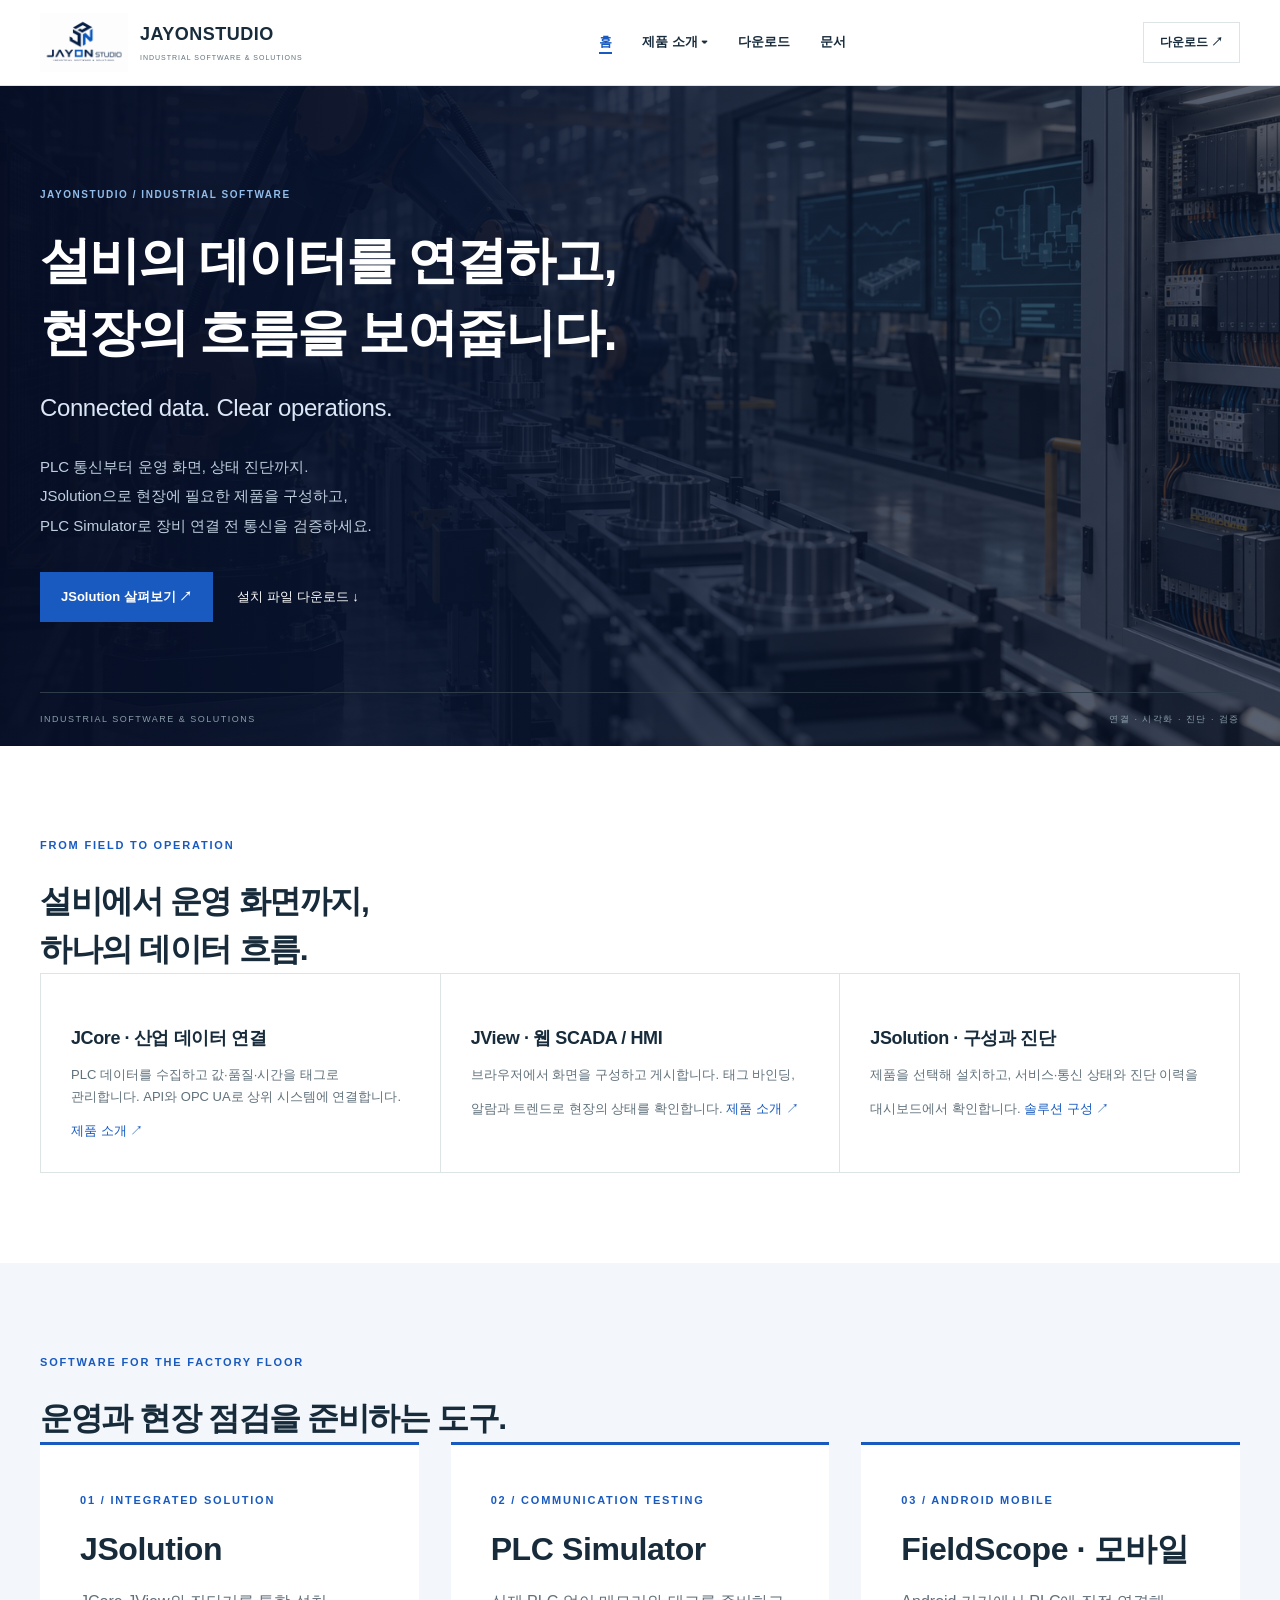
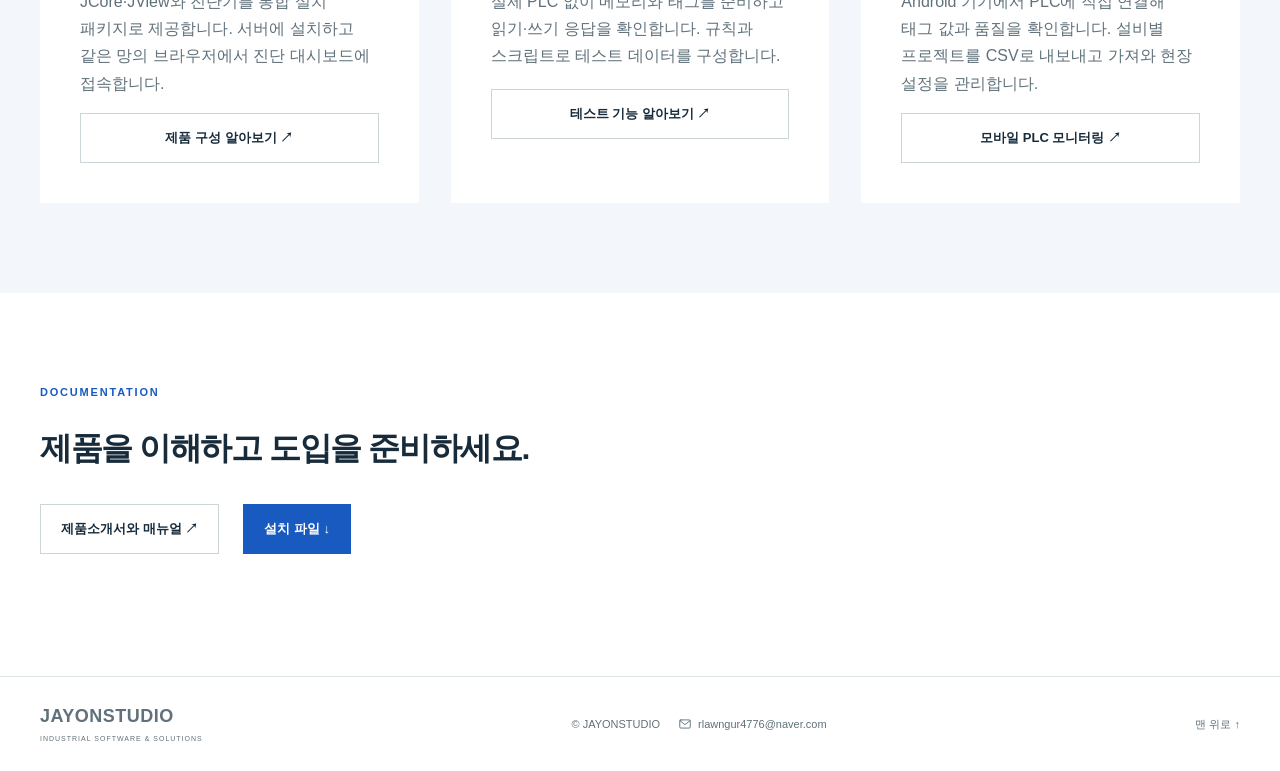
<file: index.html>
<!doctype html><html lang="ko"><head><meta charset="utf-8"><meta name="viewport" content="width=device-width,initial-scale=1"><title>홈 | JAYONSTUDIO</title><meta name="description" content="JAYONSTUDIO 산업자동화 소프트웨어. JSolution, JCore, JView와 PLC Simulator 제품 소개, 설치 파일과 문서."><meta name="theme-color" content="#101e2b"><link rel="icon" href="assets/logo/jayon-studio.png"><link rel="stylesheet" href="css/style.css?v=fieldscope-20261018"><script defer src="js/config.js?v=jsolution1.1.4"></script><script defer src="js/main.js?v=fieldscope-20261017"></script></head><body><a class="skip" href="#main">본문으로 이동</a><header class="header"><div class="container nav-wrap"><a class="studio-brand" href="index.html" aria-label="JAYONSTUDIO 홈"><img src="assets/logo/jayon-studio.png" alt="JAYONSTUDIO"><span>JAYONSTUDIO<small>INDUSTRIAL SOFTWARE &amp; SOLUTIONS</small></span></a><button class="menu-toggle" aria-expanded="false" aria-controls="navigation" aria-label="메뉴 열기">메뉴 ☰</button><nav id="navigation" aria-label="주 메뉴"><a href="index.html">홈</a><details class="product-menu"><summary>제품 소개</summary><div><a href="product.html">JSolution</a><a href="jcore.html">JCore</a><a href="jview.html">JView</a><a href="simulator.html">PLC Simulator</a><a href="fieldscope.html">FieldScope · 모바일</a></div></details><a href="downloads.html">다운로드</a><a href="docs.html">문서</a></nav><a class="nav-download" href="downloads.html">다운로드 ↗</a></div></header><main id="main"><section class="hero photo-hero home-photo"><div class="container photo-content"><div><p class="eyebrow">JAYONSTUDIO / INDUSTRIAL SOFTWARE</p><h1>설비의 데이터를 연결하고,<br>현장의 흐름을 보여줍니다.</h1><p class="tagline">Connected data. Clear operations.</p><p class="hero-description">PLC 통신부터 운영 화면, 상태 진단까지.<br>JSolution으로 현장에 필요한 제품을 구성하고,<br>PLC Simulator로 장비 연결 전 통신을 검증하세요.</p><div class="actions"><a class="button primary" href="product.html">JSolution 살펴보기 ↗</a><a class="text-link" href="downloads.html">설치 파일 다운로드 ↓</a></div></div></div><div class="container hero-rule"><span>INDUSTRIAL SOFTWARE &amp; SOLUTIONS</span><span>연결 · 시각화 · 진단 · 검증</span></div></section><section class="section "><div class="container"><p class="eyebrow">FROM FIELD TO OPERATION</p><h2>설비에서 운영 화면까지,<br>하나의 데이터 흐름.</h2><div class="feature-grid"><article><h3>JCore · 산업 데이터 연결</h3><p>PLC 데이터를 수집하고 값·품질·시간을 태그로 관리합니다. API와 OPC UA로 상위 시스템에 연결합니다. <a href="jcore.html">제품 소개 ↗</a></p></article><article><h3>JView · 웹 SCADA / HMI</h3><p>브라우저에서 화면을 구성하고 게시합니다. 태그 바인딩, 알람과 트렌드로 현장의 상태를 확인합니다. <a href="jview.html">제품 소개 ↗</a></p></article><article><h3>JSolution · 구성과 진단</h3><p>제품을 선택해 설치하고, 서비스·통신 상태와 진단 이력을 대시보드에서 확인합니다. <a href="product.html">솔루션 구성 ↗</a></p></article></div></div></section><section class="section tinted"><div class="container"><p class="eyebrow">SOFTWARE FOR THE FACTORY FLOOR</p><h2>운영과 현장 점검을 준비하는 도구.</h2><div class="studio-products"><article><span class="eyebrow">01 / INTEGRATED SOLUTION</span><h3>JSolution</h3><p>JCore·JView와 진단기를 통합 설치 패키지로 제공합니다. 서버에 설치하고 같은 망의 브라우저에서 진단 대시보드에 접속합니다.</p><a class="button secondary" href="product.html">제품 구성 알아보기 ↗</a></article><article><span class="eyebrow">02 / COMMUNICATION TESTING</span><h3>PLC Simulator</h3><p>실제 PLC 없이 메모리와 태그를 준비하고 읽기·쓰기 응답을 확인합니다. 규칙과 스크립트로 테스트 데이터를 구성합니다.</p><a class="button secondary" href="simulator.html">테스트 기능 알아보기 ↗</a></article><article><span class="eyebrow">03 / ANDROID MOBILE</span><h3>FieldScope · 모바일</h3><p>Android 기기에서 PLC에 직접 연결해 태그 값과 품질을 확인합니다. 설비별 프로젝트를 CSV로 내보내고 가져와 현장 설정을 관리합니다.</p><a class="button secondary" href="fieldscope.html">모바일 PLC 모니터링 ↗</a></article></div></div></section><section class="section "><div class="container"><p class="eyebrow">DOCUMENTATION</p><h2>제품을 이해하고 도입을 준비하세요.</h2><div class="actions"><a class="button secondary" href="docs.html">제품소개서와 매뉴얼 ↗</a><a class="button primary" href="downloads.html">설치 파일 ↓</a></div></div></section></main><footer><div class="container footer-inner"><a class="studio-brand" href="index.html"><span>JAYONSTUDIO<small>INDUSTRIAL SOFTWARE &amp; SOLUTIONS</small></span></a><span class="footer-contact"><span>© JAYONSTUDIO</span><span class="footer-email"><svg class="footer-mail-icon" viewBox="0 0 24 24" fill="none" stroke="currentColor" stroke-width="1.6" stroke-linecap="round" stroke-linejoin="round" aria-hidden="true"><rect x="3" y="5" width="18" height="14" rx="2"/><path d="m3 6 9 7 9-7"/></svg><span>rlawngur4776@naver.com</span></span></span><a href="#">맨 위로 ↑</a></div></footer></body></html>
</file>
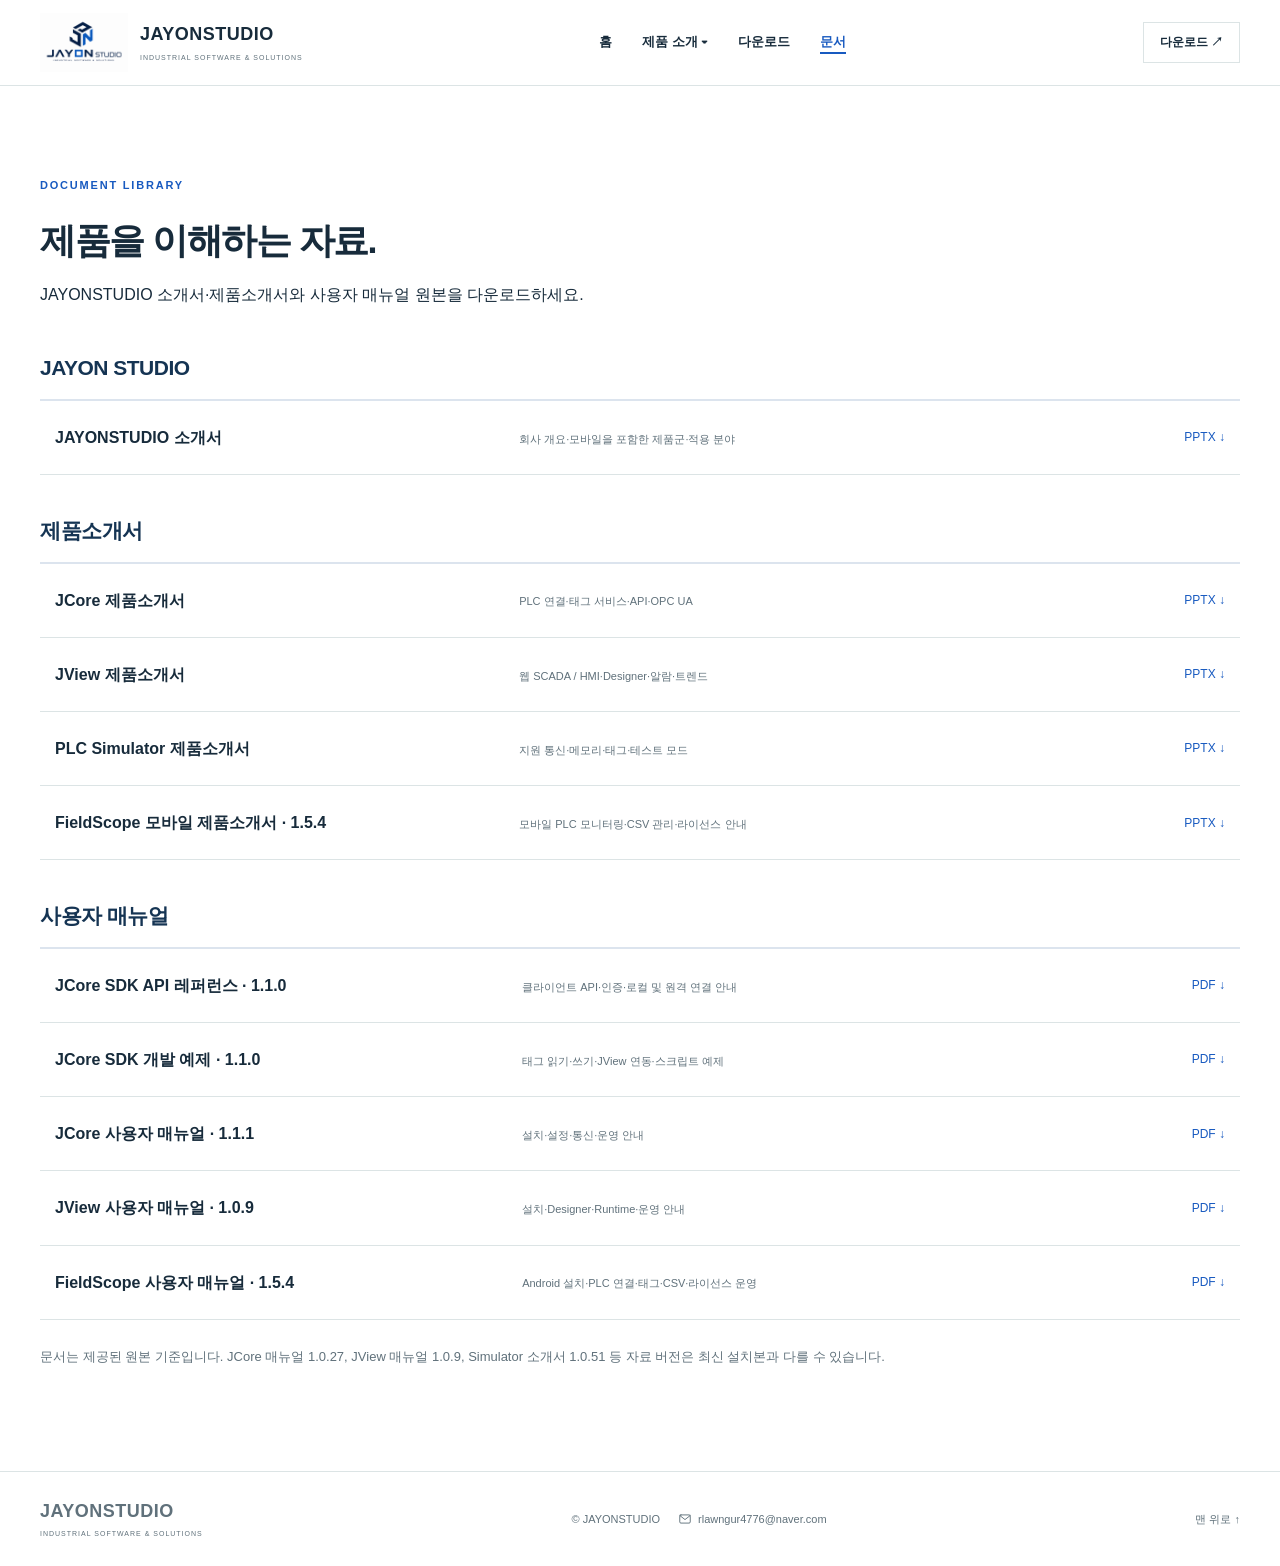
<file: docs.html>
<!doctype html><html lang="ko"><head><meta charset="utf-8"><meta name="viewport" content="width=device-width,initial-scale=1"><title>문서 | JAYONSTUDIO</title><meta name="description" content="JAYONSTUDIO 산업자동화 소프트웨어. JSolution, JCore, JView와 PLC Simulator 제품 소개, 설치 파일과 문서."><meta name="theme-color" content="#101e2b"><link rel="icon" href="assets/logo/jayon-studio.png"><link rel="stylesheet" href="css/style.css?v=fieldscope-20261018"><script defer src="js/config.js?v=jsolution1.1.4"></script><script defer src="js/main.js?v=fieldscope-20261017"></script></head><body><a class="skip" href="#main">본문으로 이동</a><header class="header"><div class="container nav-wrap"><a class="studio-brand" href="index.html" aria-label="JAYONSTUDIO 홈"><img src="assets/logo/jayon-studio.png" alt="JAYONSTUDIO"><span>JAYONSTUDIO<small>INDUSTRIAL SOFTWARE &amp; SOLUTIONS</small></span></a><button class="menu-toggle" aria-expanded="false" aria-controls="navigation" aria-label="메뉴 열기">메뉴 ☰</button><nav id="navigation" aria-label="주 메뉴"><a href="index.html">홈</a><details class="product-menu"><summary>제품 소개</summary><div><a href="product.html">JSolution</a><a href="jcore.html">JCore</a><a href="jview.html">JView</a><a href="simulator.html">PLC Simulator</a><a href="fieldscope.html">FieldScope · 모바일</a></div></details><a href="downloads.html">다운로드</a><a href="docs.html">문서</a></nav><a class="nav-download" href="downloads.html">다운로드 ↗</a></div></header><main id="main"><section class="section "><div class="container"><p class="eyebrow">DOCUMENT LIBRARY</p><h1>제품을 이해하는 자료.</h1><p>JAYONSTUDIO 소개서·제품소개서와 사용자 매뉴얼 원본을 다운로드하세요.</p><div class="document-groups"><section class="document-group" aria-labelledby="studio-documents"><h2 id="studio-documents">JAYON STUDIO</h2><div class="document-list"><a class="doc-row" href="assets/docs/JAYONSTUDIO-Company-Profile.pptx?v=db3a72e4e124" download><strong>JAYONSTUDIO 소개서</strong><small>회사 개요·모바일을 포함한 제품군·적용 분야</small><span>PPTX ↓</span></a></div></section><section class="document-group" aria-labelledby="product-documents"><h2 id="product-documents">제품소개서</h2><div class="document-list"><a class="doc-row" href="assets/docs/JCore-Product-Brochure.pptx" download><strong>JCore 제품소개서</strong><small>PLC 연결·태그 서비스·API·OPC UA</small><span>PPTX ↓</span></a><a class="doc-row" href="assets/docs/JView-Product-Brochure.pptx" download><strong>JView 제품소개서</strong><small>웹 SCADA / HMI·Designer·알람·트렌드</small><span>PPTX ↓</span></a><a class="doc-row" href="assets/docs/PLC-Simulator-Product-Brochure.pptx" download><strong>PLC Simulator 제품소개서</strong><small>지원 통신·메모리·태그·테스트 모드</small><span>PPTX ↓</span></a><a class="doc-row" href="assets/docs/FieldScope-Product-Brochure-1.5.4.pptx" download><strong>FieldScope 모바일 제품소개서 · 1.5.4</strong><small>모바일 PLC 모니터링·CSV 관리·라이선스 안내</small><span>PPTX ↓</span></a></div></section><section class="document-group" aria-labelledby="user-manuals"><h2 id="user-manuals">사용자 매뉴얼</h2><div class="document-list"><a class="doc-row" href="assets/docs/JCoreClient_API_Reference_1.1.0.pdf" download><strong>JCore SDK API 레퍼런스 · 1.1.0</strong><small>클라이언트 API·인증·로컬 및 원격 연결 안내</small><span>PDF ↓</span></a><a class="doc-row" href="assets/docs/JCoreClient_Examples_1.1.0.pdf" download><strong>JCore SDK 개발 예제 · 1.1.0</strong><small>태그 읽기·쓰기·JView 연동·스크립트 예제</small><span>PDF ↓</span></a><a class="doc-row" href="assets/docs/JCore_User_Manual_1.1.1.pdf" download><strong>JCore 사용자 매뉴얼 · 1.1.1</strong><small>설치·설정·통신·운영 안내</small><span>PDF ↓</span></a><a class="doc-row" href="assets/docs/JView_User_Manual_1.0.9.pdf" download><strong>JView 사용자 매뉴얼 · 1.0.9</strong><small>설치·Designer·Runtime·운영 안내</small><span>PDF ↓</span></a><a class="doc-row" href="assets/docs/FieldScope_User_Manual_1.5.4.pdf" download><strong>FieldScope 사용자 매뉴얼 · 1.5.4</strong><small>Android 설치·PLC 연결·태그·CSV·라이선스 운영</small><span>PDF ↓</span></a></div></section></div><p class="product-note">문서는 제공된 원본 기준입니다. JCore 매뉴얼 1.0.27, JView 매뉴얼 1.0.9, Simulator 소개서 1.0.51 등 자료 버전은 최신 설치본과 다를 수 있습니다.</p></div></section></main><footer><div class="container footer-inner"><a class="studio-brand" href="index.html"><span>JAYONSTUDIO<small>INDUSTRIAL SOFTWARE &amp; SOLUTIONS</small></span></a><span class="footer-contact"><span>© JAYONSTUDIO</span><span class="footer-email"><svg class="footer-mail-icon" viewBox="0 0 24 24" fill="none" stroke="currentColor" stroke-width="1.6" stroke-linecap="round" stroke-linejoin="round" aria-hidden="true"><rect x="3" y="5" width="18" height="14" rx="2"/><path d="m3 6 9 7 9-7"/></svg><span>rlawngur4776@naver.com</span></span></span><a href="#">맨 위로 ↑</a></div></footer></body></html>
</file>
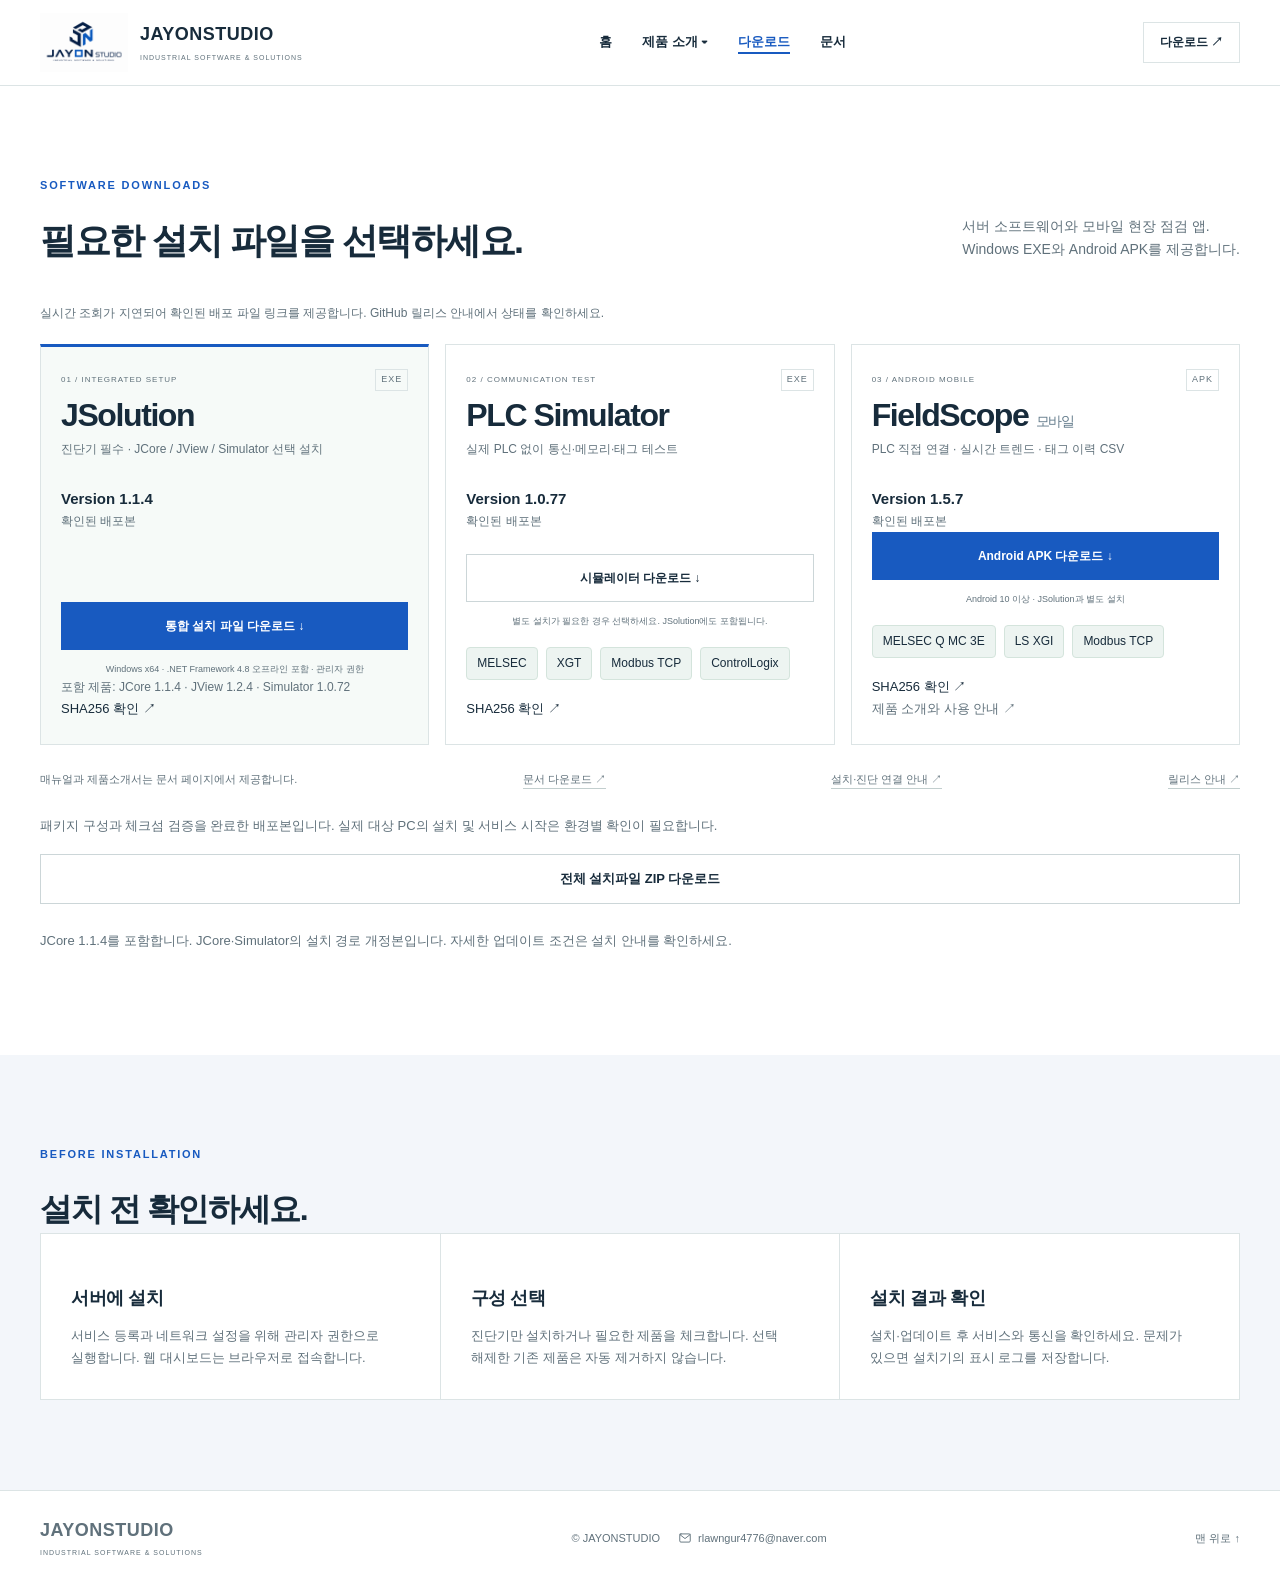
<file: downloads.html>
<!doctype html><html lang="ko"><head><meta charset="utf-8"><meta name="viewport" content="width=device-width,initial-scale=1"><title>다운로드 | JAYONSTUDIO</title><meta name="description" content="JAYONSTUDIO 산업자동화 소프트웨어. JSolution, JCore, JView와 PLC Simulator 제품 소개, 설치 파일과 문서."><meta name="theme-color" content="#101e2b"><link rel="icon" href="assets/logo/jayon-studio.png"><link rel="stylesheet" href="css/style.css?v=fieldscope-20261018"><script defer src="js/config.js?v=jsolution1.1.4"></script><script defer src="js/main.js?v=fieldscope-20261017"></script></head><body><a class="skip" href="#main">본문으로 이동</a><header class="header"><div class="container nav-wrap"><a class="studio-brand" href="index.html" aria-label="JAYONSTUDIO 홈"><img src="assets/logo/jayon-studio.png" alt="JAYONSTUDIO"><span>JAYONSTUDIO<small>INDUSTRIAL SOFTWARE &amp; SOLUTIONS</small></span></a><button class="menu-toggle" aria-expanded="false" aria-controls="navigation" aria-label="메뉴 열기">메뉴 ☰</button><nav id="navigation" aria-label="주 메뉴"><a href="index.html">홈</a><details class="product-menu"><summary>제품 소개</summary><div><a href="product.html">JSolution</a><a href="jcore.html">JCore</a><a href="jview.html">JView</a><a href="simulator.html">PLC Simulator</a><a href="fieldscope.html">FieldScope · 모바일</a></div></details><a href="downloads.html">다운로드</a><a href="docs.html">문서</a></nav><a class="nav-download" href="downloads.html">다운로드 ↗</a></div></header><main id="main"><section class="section downloads"><div class="container"><div class="section-heading"><div><p class="eyebrow">SOFTWARE DOWNLOADS</p><h1>필요한 설치 파일을 선택하세요.</h1></div><p>서버 소프트웨어와 모바일 현장 점검 앱.<br>Windows EXE와 Android APK를 제공합니다.</p></div><p id="release-status" class="release-status" role="status">배포 정보를 확인합니다.</p><div class="download-grid fieldscope-downloads"><article class="download-card featured"><div class="card-top"><span>01 / INTEGRATED SETUP</span><span class="file-type">EXE</span></div><h2>JSolution</h2><p>진단기 필수 · JCore / JView / Simulator 선택 설치</p><div class="version" data-version="solution">1.1.4</div><p data-date="solution"></p><a class="button primary download-action" data-download="solution">통합 설치 파일 다운로드 ↓</a><small>Windows x64 · .NET Framework 4.8 오프라인 포함 · 관리자 권한</small><p class="package-versions">포함 제품: JCore 1.1.4 · JView 1.2.4 · Simulator 1.0.72</p><a class="text-link" data-checksum="solution">SHA256 확인 ↗</a></article><article class="download-card"><div class="card-top"><span>02 / COMMUNICATION TEST</span><span class="file-type">EXE</span></div><h2>PLC Simulator</h2><p>실제 PLC 없이 통신·메모리·태그 테스트</p><div class="version" data-version="simulator">1.0.77</div><p data-date="simulator"></p><a class="button secondary download-action" data-download="simulator">시뮬레이터 다운로드 ↓</a><small>별도 설치가 필요한 경우 선택하세요. JSolution에도 포함됩니다.</small><ul class="protocol-list"><li>MELSEC</li><li>XGT</li><li>Modbus TCP</li><li>ControlLogix</li></ul><a class="text-link" data-checksum="simulator">SHA256 확인 ↗</a></article><article class="download-card"><div class="card-top"><span>03 / ANDROID MOBILE</span><span class="file-type">APK</span></div><h2>FieldScope <small>모바일</small></h2><p>PLC 직접 연결 · 실시간 트렌드 · 태그 이력 CSV</p><div class="version" data-version="fieldscope">1.5.7</div><p data-date="fieldscope"></p><a class="button primary download-action" data-download="fieldscope">Android APK 다운로드 ↓</a><small>Android 10 이상 · JSolution과 별도 설치</small><ul class="protocol-list"><li>MELSEC Q MC 3E</li><li>LS XGI</li><li>Modbus TCP</li></ul><a class="text-link" data-checksum="fieldscope">SHA256 확인 ↗</a><p><a class="text-link" href="fieldscope.html">제품 소개와 사용 안내 ↗</a></p></article></div><div class="download-footer"><span>매뉴얼과 제품소개서는 문서 페이지에서 제공합니다.</span><a href="docs.html">문서 다운로드 ↗</a><a href="assets/docs/JSolution-1.1.4-Install-Notes.md">설치·진단 연결 안내 ↗</a><a data-release-link="latest">릴리스 안내 ↗</a></div><p class="product-note">패키지 구성과 체크섬 검증을 완료한 배포본입니다. 실제 대상 PC의 설치 및 서비스 시작은 환경별 확인이 필요합니다.</p><p><a class="button secondary" href="https://github.com/jay-Kim4776/JAYON-STUDIO/releases/download/jsolution-v1.1.4/JAYONSTUDIO-All-Installers-1.1.4.zip">전체 설치파일 ZIP 다운로드</a></p><p class="product-note">JCore 1.1.4를 포함합니다. JCore·Simulator의 설치 경로 개정본입니다. 자세한 업데이트 조건은 설치 안내를 확인하세요.</p><noscript><a href="https://github.com/jay-Kim4776/JAYON-STUDIO/releases/latest">GitHub에서 설치 파일 다운로드</a></noscript></div></section><section class="section tinted"><div class="container"><p class="eyebrow">BEFORE INSTALLATION</p><h2>설치 전 확인하세요.</h2><div class="feature-grid"><article><h3>서버에 설치</h3><p>서비스 등록과 네트워크 설정을 위해 관리자 권한으로 실행합니다. 웹 대시보드는 브라우저로 접속합니다.</p></article><article><h3>구성 선택</h3><p>진단기만 설치하거나 필요한 제품을 체크합니다. 선택 해제한 기존 제품은 자동 제거하지 않습니다.</p></article><article><h3>설치 결과 확인</h3><p>설치·업데이트 후 서비스와 통신을 확인하세요. 문제가 있으면 설치기의 표시 로그를 저장합니다.</p></article></div></div></section></main><footer><div class="container footer-inner"><a class="studio-brand" href="index.html"><span>JAYONSTUDIO<small>INDUSTRIAL SOFTWARE &amp; SOLUTIONS</small></span></a><span class="footer-contact"><span>© JAYONSTUDIO</span><span class="footer-email"><svg class="footer-mail-icon" viewBox="0 0 24 24" fill="none" stroke="currentColor" stroke-width="1.6" stroke-linecap="round" stroke-linejoin="round" aria-hidden="true"><rect x="3" y="5" width="18" height="14" rx="2"/><path d="m3 6 9 7 9-7"/></svg><span>rlawngur4776@naver.com</span></span></span><a href="#">맨 위로 ↑</a></div></footer></body></html>
</file>
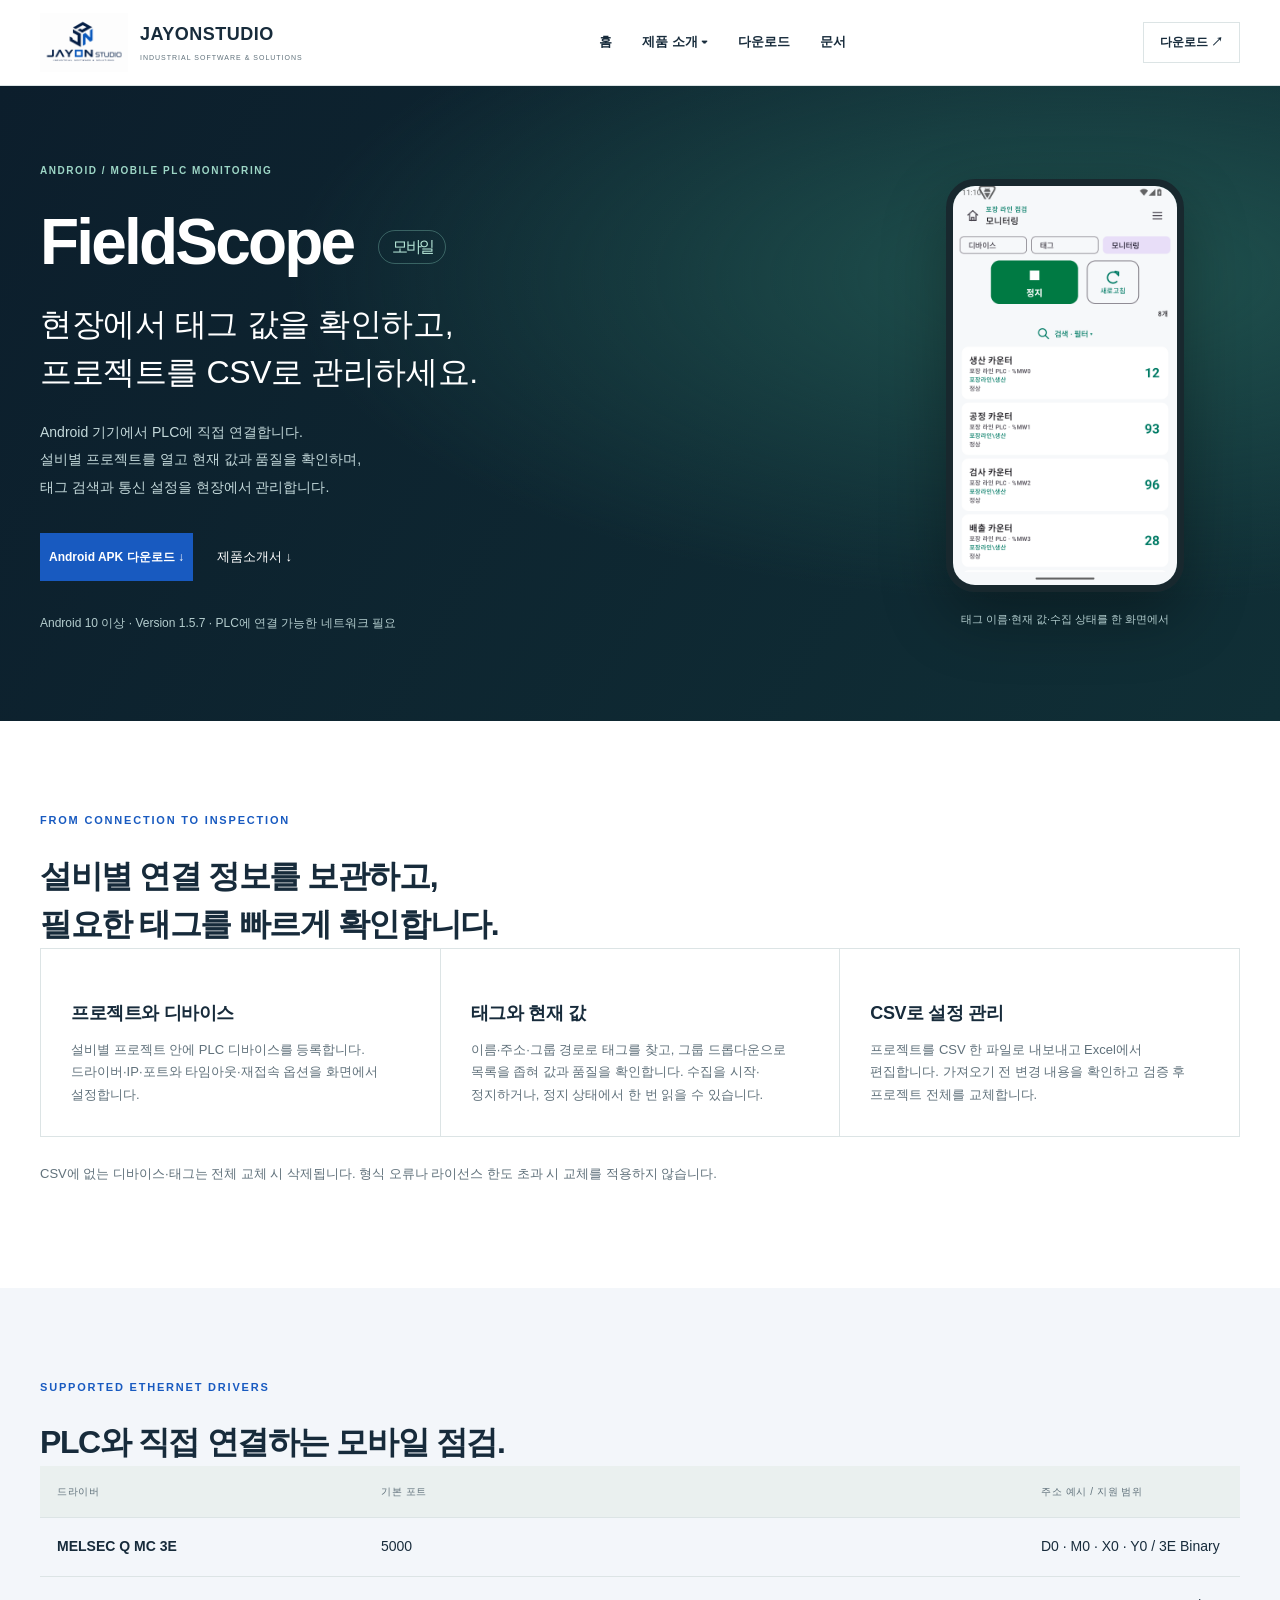
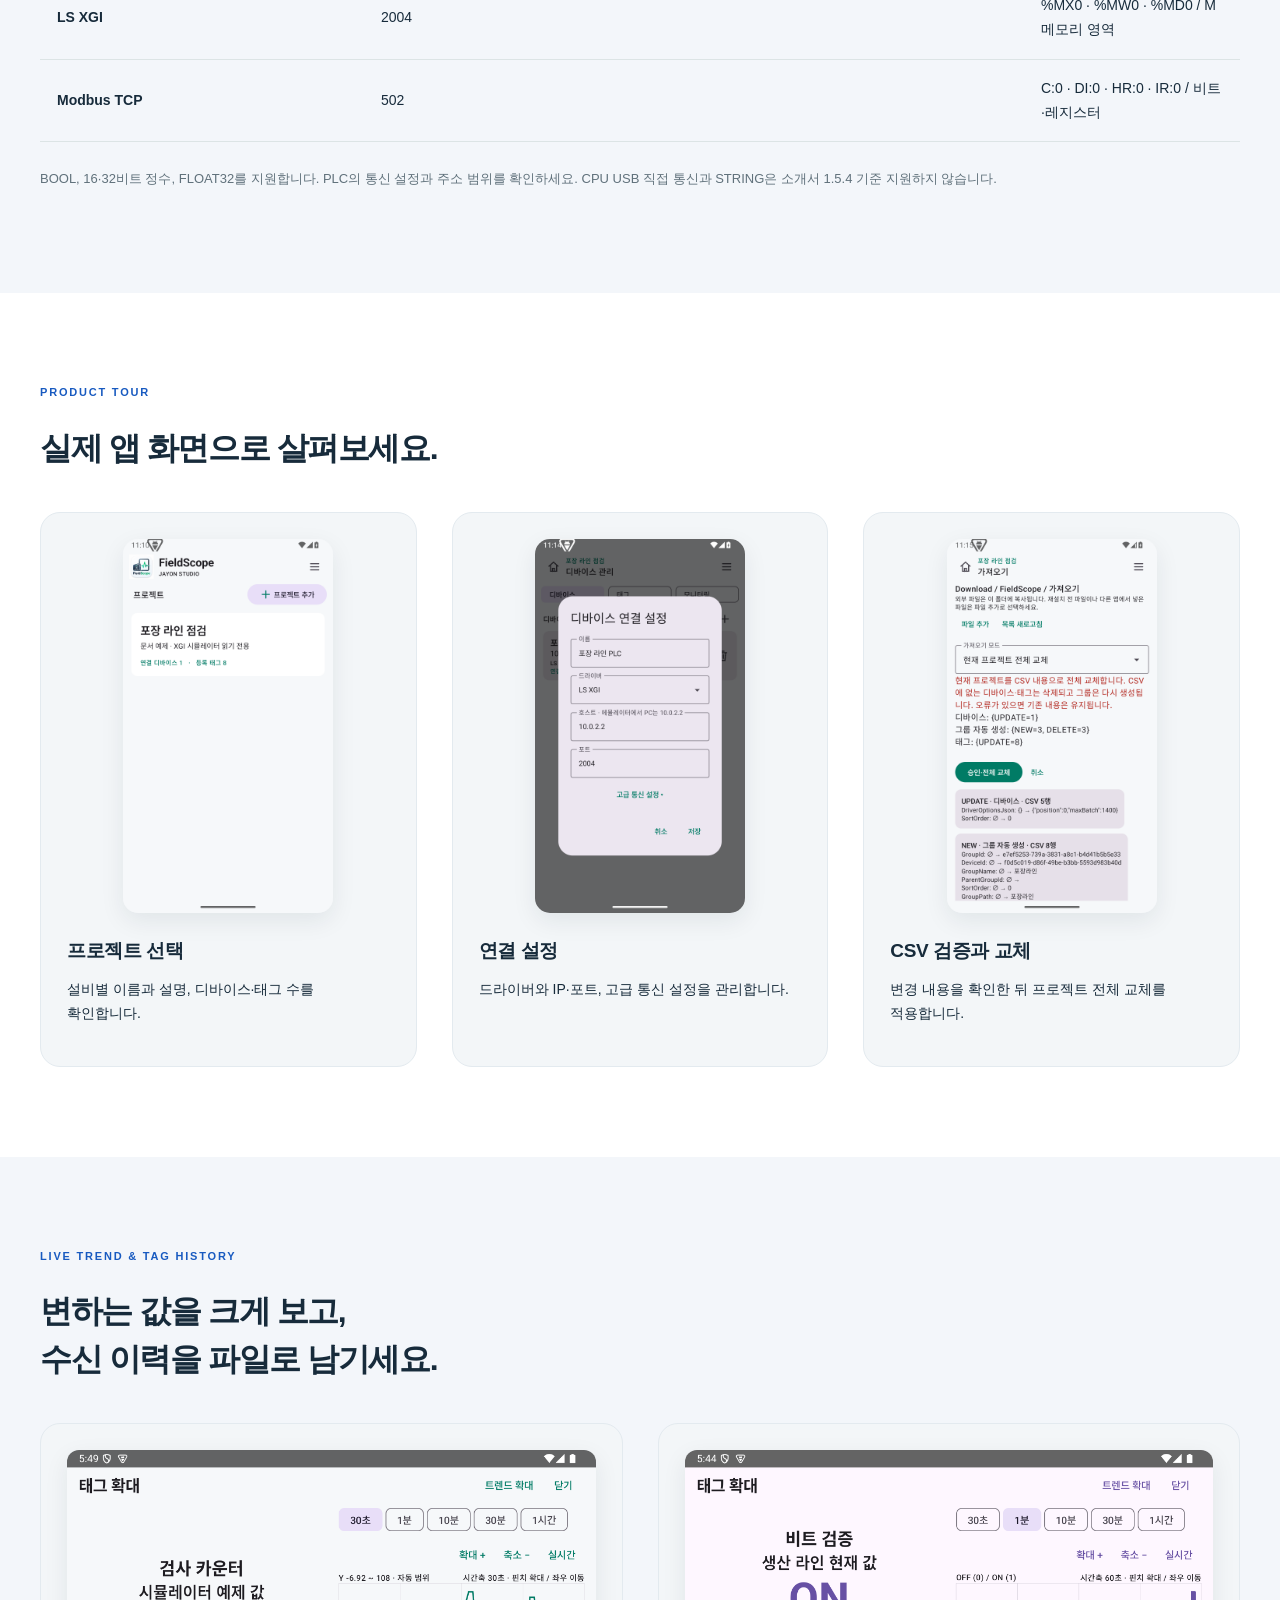
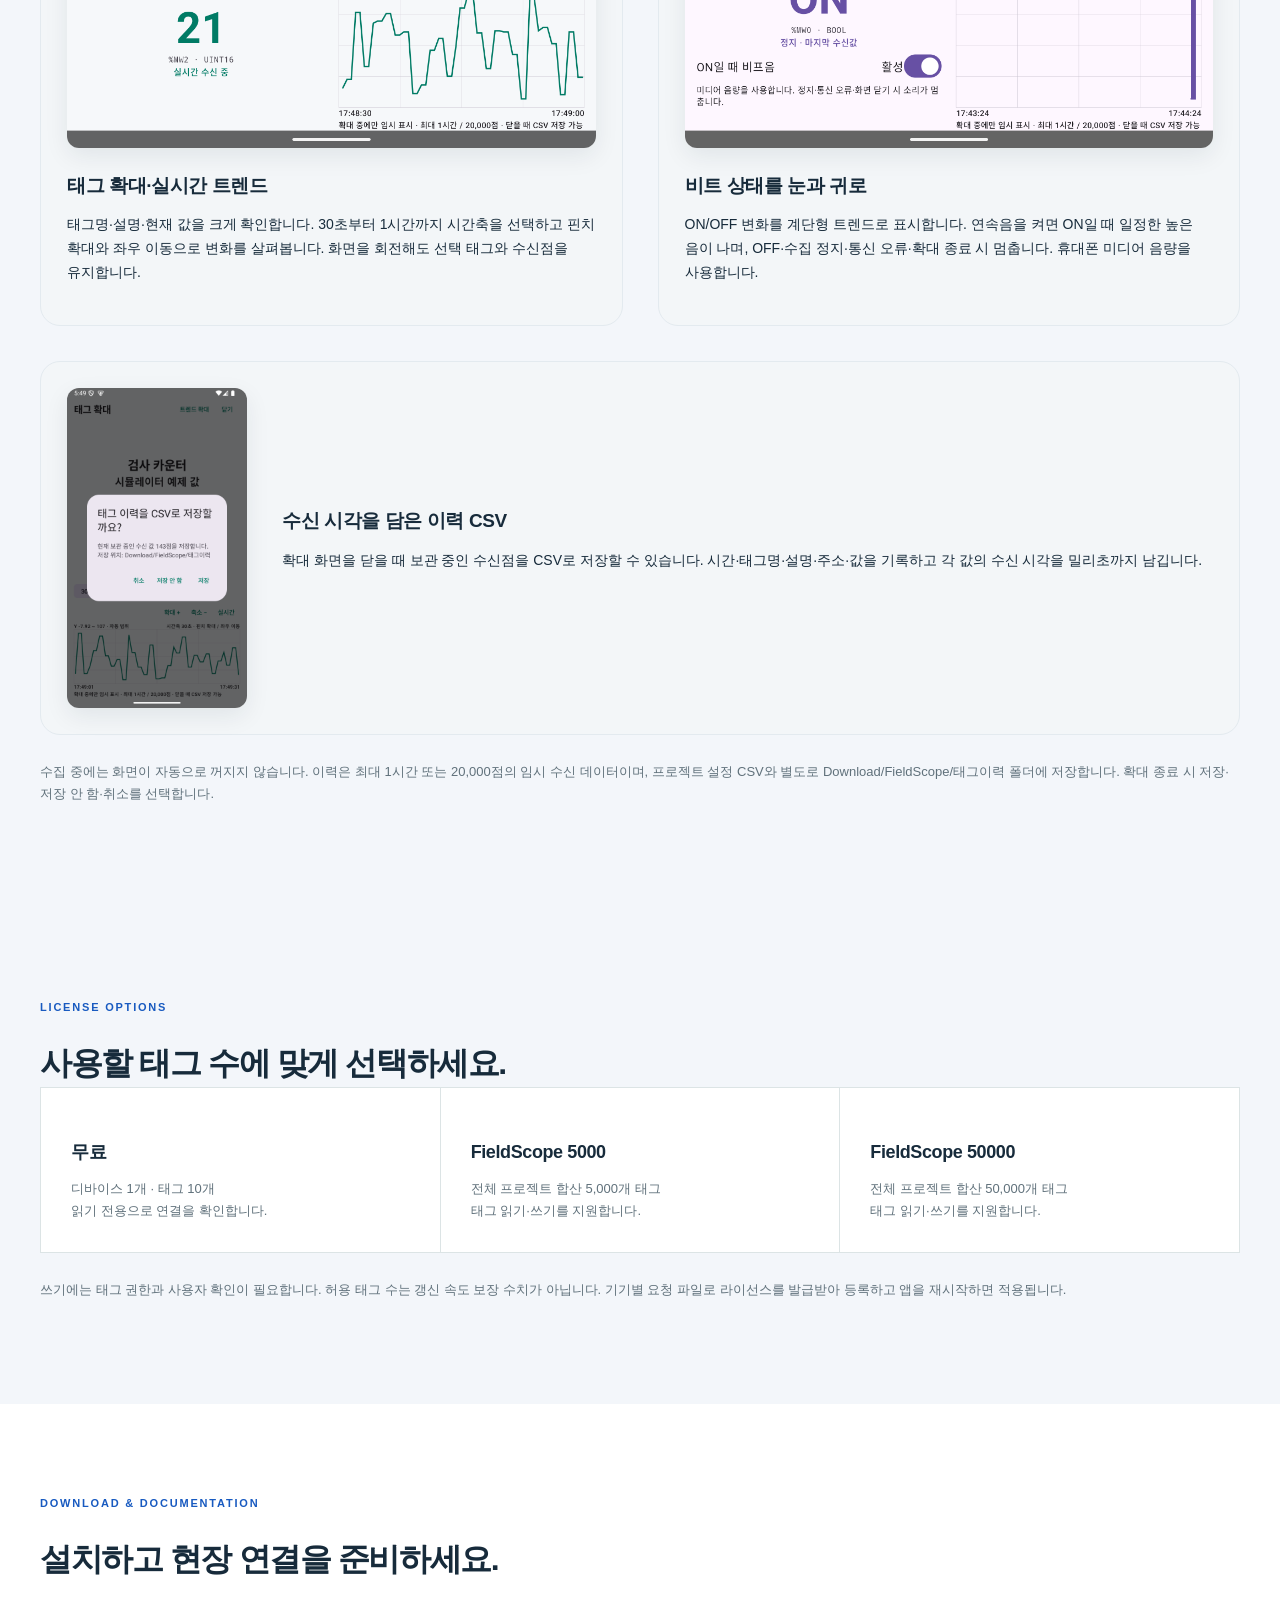
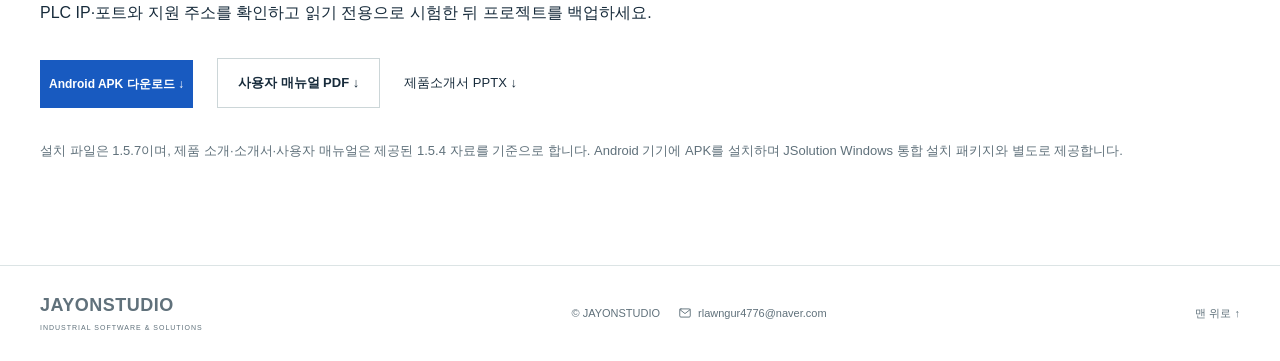
<file: fieldscope.html>
<!doctype html><html lang="ko"><head><meta charset="utf-8"><meta name="viewport" content="width=device-width,initial-scale=1"><title>FieldScope · 모바일 PLC 모니터링 | JAYONSTUDIO</title><meta name="description" content="FieldScope는 Android에서 PLC에 직접 연결해 태그 값과 품질을 확인하고 프로젝트를 CSV로 관리하는 모바일 앱입니다."><meta name="theme-color" content="#101e2b"><link rel="icon" href="assets/fieldscope/app-icon.png"><link rel="stylesheet" href="css/style.css?v=fieldscope-20261018"><script defer src="js/config.js?v=jsolution1.1.4"></script><script defer src="js/main.js?v=studio-ccr-restored"></script></head><body><a class="skip" href="#main">본문으로 이동</a><header class="header"><div class="container nav-wrap"><a class="studio-brand" href="index.html" aria-label="JAYONSTUDIO 홈"><img src="assets/logo/jayon-studio.png" alt="JAYONSTUDIO"><span>JAYONSTUDIO<small>INDUSTRIAL SOFTWARE &amp; SOLUTIONS</small></span></a><button class="menu-toggle" aria-expanded="false" aria-controls="navigation" aria-label="메뉴 열기">메뉴 ☰</button><nav id="navigation" aria-label="주 메뉴"><a href="index.html">홈</a><details class="product-menu"><summary>제품 소개</summary><div><a href="product.html">JSolution</a><a href="jcore.html">JCore</a><a href="jview.html">JView</a><a href="simulator.html">PLC Simulator</a><a href="fieldscope.html">FieldScope · 모바일</a></div></details><a href="downloads.html">다운로드</a><a href="docs.html">문서</a></nav><a class="nav-download" href="downloads.html">다운로드 ↗</a></div></header><main id="main"><section class="hero fieldscope-hero"><div class="container fieldscope-layout"><div><p class="eyebrow">ANDROID / MOBILE PLC MONITORING</p><h1>FieldScope <span>모바일</span></h1><p class="tagline">현장에서 태그 값을 확인하고,<br>프로젝트를 CSV로 관리하세요.</p><p class="hero-description">Android 기기에서 PLC에 직접 연결합니다.<br>설비별 프로젝트를 열고 현재 값과 품질을 확인하며,<br>태그 검색과 통신 설정을 현장에서 관리합니다.</p><div class="actions"><a class="button primary download-action" data-download="fieldscope">Android APK 다운로드 ↓</a><a class="text-link" href="assets/docs/FieldScope-Product-Brochure-1.5.4.pptx" download>제품소개서 ↓</a></div><p class="fieldscope-requirements">Android 10 이상 · <span data-version="fieldscope">Version 1.5.7</span> · PLC에 연결 가능한 네트워크 필요</p></div><figure class="fieldscope-phone"><img src="assets/fieldscope/monitor.png" alt="FieldScope 실제 앱의 태그 값과 수집 상태 모니터링 화면"><figcaption>태그 이름·현재 값·수집 상태를 한 화면에서</figcaption></figure></div></section>
<section class="section"><div class="container"><p class="eyebrow">FROM CONNECTION TO INSPECTION</p><h2>설비별 연결 정보를 보관하고,<br>필요한 태그를 빠르게 확인합니다.</h2><div class="feature-grid"><article><h3>프로젝트와 디바이스</h3><p>설비별 프로젝트 안에 PLC 디바이스를 등록합니다. 드라이버·IP·포트와 타임아웃·재접속 옵션을 화면에서 설정합니다.</p></article><article><h3>태그와 현재 값</h3><p>이름·주소·그룹 경로로 태그를 찾고, 그룹 드롭다운으로 목록을 좁혀 값과 품질을 확인합니다. 수집을 시작·정지하거나, 정지 상태에서 한 번 읽을 수 있습니다.</p></article><article><h3>CSV로 설정 관리</h3><p>프로젝트를 CSV 한 파일로 내보내고 Excel에서 편집합니다. 가져오기 전 변경 내용을 확인하고 검증 후 프로젝트 전체를 교체합니다.</p></article></div><p class="product-note">CSV에 없는 디바이스·태그는 전체 교체 시 삭제됩니다. 형식 오류나 라이선스 한도 초과 시 교체를 적용하지 않습니다.</p></div></section>
<section class="section tinted"><div class="container"><p class="eyebrow">SUPPORTED ETHERNET DRIVERS</p><h2>PLC와 직접 연결하는 모바일 점검.</h2><div class="protocol-table"><table><thead><tr><th>드라이버</th><th>기본 포트</th><th>주소 예시 / 지원 범위</th></tr></thead><tbody><tr><td>MELSEC Q MC 3E</td><td>5000</td><td>D0 · M0 · X0 · Y0 / 3E Binary</td></tr><tr><td>LS XGI</td><td>2004</td><td>%MX0 · %MW0 · %MD0 / M 메모리 영역</td></tr><tr><td>Modbus TCP</td><td>502</td><td>C:0 · DI:0 · HR:0 · IR:0 / 비트·레지스터</td></tr></tbody></table></div><p class="product-note">BOOL, 16·32비트 정수, FLOAT32를 지원합니다. PLC의 통신 설정과 주소 범위를 확인하세요. CPU USB 직접 통신과 STRING은 소개서 1.5.4 기준 지원하지 않습니다.</p></div></section>
<section class="section"><div class="container"><p class="eyebrow">PRODUCT TOUR</p><h2>실제 앱 화면으로 살펴보세요.</h2><div class="fieldscope-tour"><figure><img src="assets/fieldscope/projects.png" alt="프로젝트 목록 화면" loading="lazy"><figcaption><h3>프로젝트 선택</h3><p>설비별 이름과 설명, 디바이스·태그 수를 확인합니다.</p></figcaption></figure><figure><img src="assets/fieldscope/connection.png" alt="PLC 디바이스 연결 설정 화면" loading="lazy"><figcaption><h3>연결 설정</h3><p>드라이버와 IP·포트, 고급 통신 설정을 관리합니다.</p></figcaption></figure><figure><img src="assets/fieldscope/csv-import.png" alt="CSV 가져오기 검증 및 프로젝트 교체 미리보기" loading="lazy"><figcaption><h3>CSV 검증과 교체</h3><p>변경 내용을 확인한 뒤 프로젝트 전체 교체를 적용합니다.</p></figcaption></figure></div></div></section>
<section class="section tinted"><div class="container"><p class="eyebrow">LIVE TREND &amp; TAG HISTORY</p><h2>변하는 값을 크게 보고,<br>수신 이력을 파일로 남기세요.</h2><div class="fieldscope-tour fieldscope-trend-tour"><figure><img src="assets/fieldscope/trend.png" alt="FieldScope 1.5.4 태그 확대와 실시간 트렌드 화면" loading="lazy"><figcaption><h3>태그 확대·실시간 트렌드</h3><p>태그명·설명·현재 값을 크게 확인합니다. 30초부터 1시간까지 시간축을 선택하고 핀치 확대와 좌우 이동으로 변화를 살펴봅니다. 화면을 회전해도 선택 태그와 수신점을 유지합니다.</p></figcaption></figure><figure><img src="assets/fieldscope/bit-sound.png" alt="비트 계단형 트렌드와 연속음 설정 화면" loading="lazy"><figcaption><h3>비트 상태를 눈과 귀로</h3><p>ON/OFF 변화를 계단형 트렌드로 표시합니다. 연속음을 켜면 ON일 때 일정한 높은 음이 나며, OFF·수집 정지·통신 오류·확대 종료 시 멈춥니다. 휴대폰 미디어 음량을 사용합니다.</p></figcaption></figure><figure><img src="assets/fieldscope/history.png" alt="태그 확대 종료 시 수신 이력 CSV 저장 선택 화면" loading="lazy"><figcaption><h3>수신 시각을 담은 이력 CSV</h3><p>확대 화면을 닫을 때 보관 중인 수신점을 CSV로 저장할 수 있습니다. 시간·태그명·설명·주소·값을 기록하고 각 값의 수신 시각을 밀리초까지 남깁니다.</p></figcaption></figure></div><p class="product-note">수집 중에는 화면이 자동으로 꺼지지 않습니다. 이력은 최대 1시간 또는 20,000점의 임시 수신 데이터이며, 프로젝트 설정 CSV와 별도로 Download/FieldScope/태그이력 폴더에 저장합니다. 확대 종료 시 저장·저장 안 함·취소를 선택합니다.</p></div></section><section class="section tinted"><div class="container"><p class="eyebrow">LICENSE OPTIONS</p><h2>사용할 태그 수에 맞게 선택하세요.</h2><div class="feature-grid"><article><h3>무료</h3><p>디바이스 1개 · 태그 10개<br>읽기 전용으로 연결을 확인합니다.</p></article><article><h3>FieldScope 5000</h3><p>전체 프로젝트 합산 5,000개 태그<br>태그 읽기·쓰기를 지원합니다.</p></article><article><h3>FieldScope 50000</h3><p>전체 프로젝트 합산 50,000개 태그<br>태그 읽기·쓰기를 지원합니다.</p></article></div><p class="product-note">쓰기에는 태그 권한과 사용자 확인이 필요합니다. 허용 태그 수는 갱신 속도 보장 수치가 아닙니다. 기기별 요청 파일로 라이선스를 발급받아 등록하고 앱을 재시작하면 적용됩니다.</p></div></section>
<section class="section"><div class="container"><p class="eyebrow">DOWNLOAD &amp; DOCUMENTATION</p><h2>설치하고 현장 연결을 준비하세요.</h2><p>PLC IP·포트와 지원 주소를 확인하고 읽기 전용으로 시험한 뒤 프로젝트를 백업하세요.</p><div class="actions"><a class="button primary download-action" data-download="fieldscope">Android APK 다운로드 ↓</a><a class="button secondary" href="assets/docs/FieldScope_User_Manual_1.5.4.pdf" download>사용자 매뉴얼 PDF ↓</a><a class="text-link" href="assets/docs/FieldScope-Product-Brochure-1.5.4.pptx" download>제품소개서 PPTX ↓</a></div><p class="product-note">설치 파일은 1.5.7이며, 제품 소개·소개서·사용자 매뉴얼은 제공된 1.5.4 자료를 기준으로 합니다. Android 기기에 APK를 설치하며 JSolution Windows 통합 설치 패키지와 별도로 제공합니다.</p></div></section></main><footer><div class="container footer-inner"><a class="studio-brand" href="index.html"><span>JAYONSTUDIO<small>INDUSTRIAL SOFTWARE &amp; SOLUTIONS</small></span></a><span class="footer-contact"><span>© JAYONSTUDIO</span><span class="footer-email"><svg class="footer-mail-icon" viewBox="0 0 24 24" fill="none" stroke="currentColor" stroke-width="1.6" stroke-linecap="round" stroke-linejoin="round" aria-hidden="true"><rect x="3" y="5" width="18" height="14" rx="2"/><path d="m3 6 9 7 9-7"/></svg><span>rlawngur4776@naver.com</span></span></span><a href="#">맨 위로 ↑</a></div></footer></body></html>
</file>
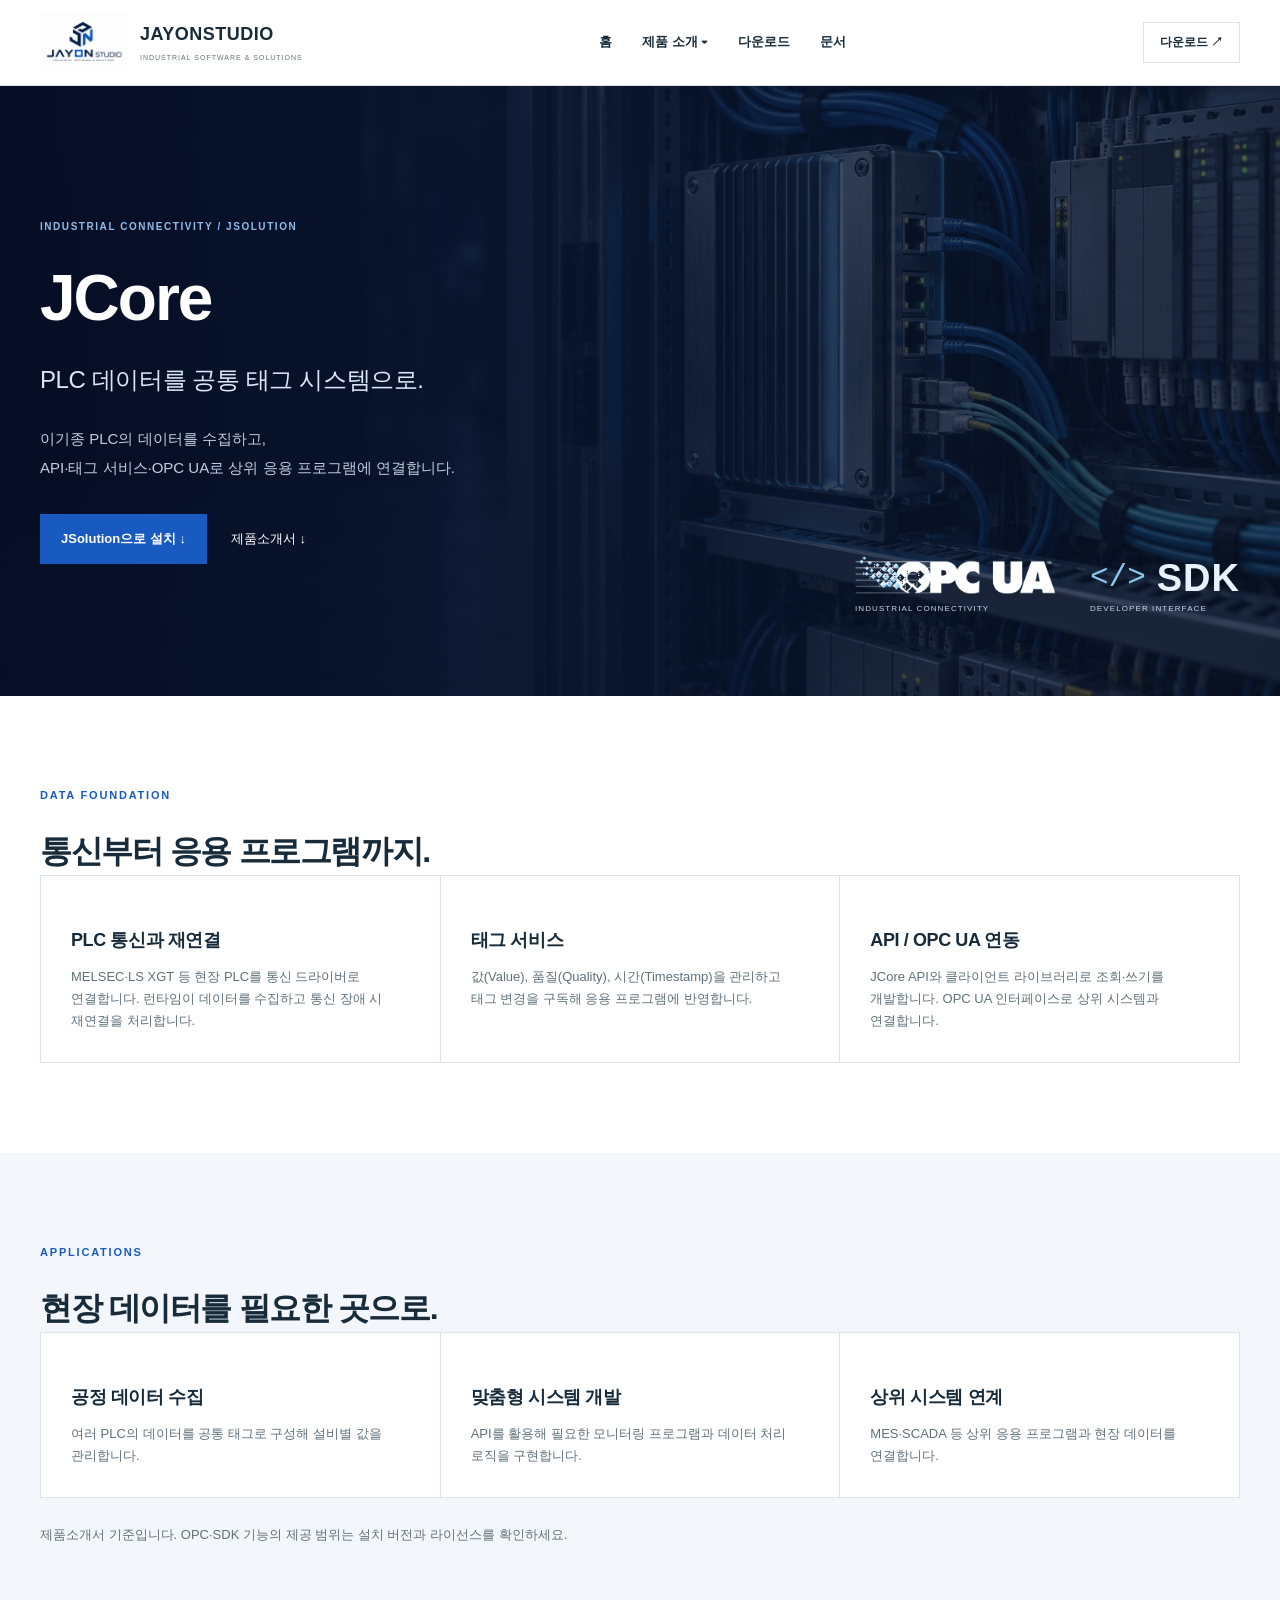
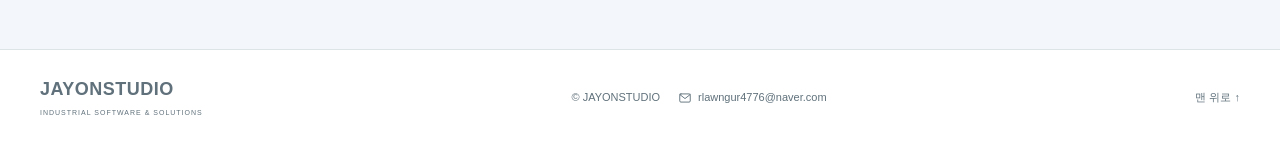
<file: jcore.html>
<!doctype html><html lang="ko"><head><meta charset="utf-8"><meta name="viewport" content="width=device-width,initial-scale=1"><title>JCore | JAYONSTUDIO</title><meta name="description" content="JAYONSTUDIO 산업자동화 소프트웨어. JSolution, JCore, JView와 PLC Simulator 제품 소개, 설치 파일과 문서."><meta name="theme-color" content="#101e2b"><link rel="icon" href="assets/logo/jayon-studio.png"><link rel="stylesheet" href="css/style.css?v=fieldscope-20261018"><script defer src="js/config.js?v=jsolution1.1.4"></script><script defer src="js/main.js?v=fieldscope-20261017"></script></head><body><a class="skip" href="#main">본문으로 이동</a><header class="header"><div class="container nav-wrap"><a class="studio-brand" href="index.html" aria-label="JAYONSTUDIO 홈"><img src="assets/logo/jayon-studio.png" alt="JAYONSTUDIO"><span>JAYONSTUDIO<small>INDUSTRIAL SOFTWARE &amp; SOLUTIONS</small></span></a><button class="menu-toggle" aria-expanded="false" aria-controls="navigation" aria-label="메뉴 열기">메뉴 ☰</button><nav id="navigation" aria-label="주 메뉴"><a href="index.html">홈</a><details class="product-menu"><summary>제품 소개</summary><div><a href="product.html">JSolution</a><a href="jcore.html">JCore</a><a href="jview.html">JView</a><a href="simulator.html">PLC Simulator</a><a href="fieldscope.html">FieldScope · 모바일</a></div></details><a href="downloads.html">다운로드</a><a href="docs.html">문서</a></nav><a class="nav-download" href="downloads.html">다운로드 ↗</a></div></header><main id="main"><section class="hero photo-hero core-hero"><div class="container photo-content"><div class="photo-copy"><p class="eyebrow">INDUSTRIAL CONNECTIVITY / JSOLUTION</p><h1>JCore</h1><p class="tagline">PLC 데이터를 공통 태그 시스템으로.</p><p class="hero-description">이기종 PLC의 데이터를 수집하고,<br>API·태그 서비스·OPC UA로 상위 응용 프로그램에 연결합니다.</p><div class="actions"><a class="button primary" href="downloads.html">JSolution으로 설치 ↓</a><a class="text-link" href="assets/docs/JCore-Product-Brochure.pptx">제품소개서 ↓</a></div></div><div class="capability-marks" aria-label="연동 기능"><span class="capability-mark opc-mark"><span class="mark-top opc-logo-window"><img src="assets/opc-ua-transparent.png" alt="OPC UA"></span><small>INDUSTRIAL CONNECTIVITY</small></span><span class="capability-mark sdk-mark"><span class="mark-top sdk-heading"><span aria-hidden="true">&lt;/&gt;</span><b>SDK</b></span><small>DEVELOPER INTERFACE</small></span></div></div></section><section class="section "><div class="container"><p class="eyebrow">DATA FOUNDATION</p><h2>통신부터 응용 프로그램까지.</h2><div class="feature-grid"><article><h3>PLC 통신과 재연결</h3><p>MELSEC·LS XGT 등 현장 PLC를 통신 드라이버로 연결합니다. 런타임이 데이터를 수집하고 통신 장애 시 재연결을 처리합니다.</p></article><article><h3>태그 서비스</h3><p>값(Value), 품질(Quality), 시간(Timestamp)을 관리하고 태그 변경을 구독해 응용 프로그램에 반영합니다.</p></article><article><h3>API / OPC UA 연동</h3><p>JCore API와 클라이언트 라이브러리로 조회·쓰기를 개발합니다. OPC UA 인터페이스로 상위 시스템과 연결합니다.</p></article></div></div></section><section class="section tinted"><div class="container"><p class="eyebrow">APPLICATIONS</p><h2>현장 데이터를 필요한 곳으로.</h2><div class="feature-grid"><article><h3>공정 데이터 수집</h3><p>여러 PLC의 데이터를 공통 태그로 구성해 설비별 값을 관리합니다.</p></article><article><h3>맞춤형 시스템 개발</h3><p>API를 활용해 필요한 모니터링 프로그램과 데이터 처리 로직을 구현합니다.</p></article><article><h3>상위 시스템 연계</h3><p>MES·SCADA 등 상위 응용 프로그램과 현장 데이터를 연결합니다.</p></article></div><p class="product-note">제품소개서 기준입니다. OPC·SDK 기능의 제공 범위는 설치 버전과 라이선스를 확인하세요.</p></div></section></main><footer><div class="container footer-inner"><a class="studio-brand" href="index.html"><span>JAYONSTUDIO<small>INDUSTRIAL SOFTWARE &amp; SOLUTIONS</small></span></a><span class="footer-contact"><span>© JAYONSTUDIO</span><span class="footer-email"><svg class="footer-mail-icon" viewBox="0 0 24 24" fill="none" stroke="currentColor" stroke-width="1.6" stroke-linecap="round" stroke-linejoin="round" aria-hidden="true"><rect x="3" y="5" width="18" height="14" rx="2"/><path d="m3 6 9 7 9-7"/></svg><span>rlawngur4776@naver.com</span></span></span><a href="#">맨 위로 ↑</a></div></footer></body></html>
</file>
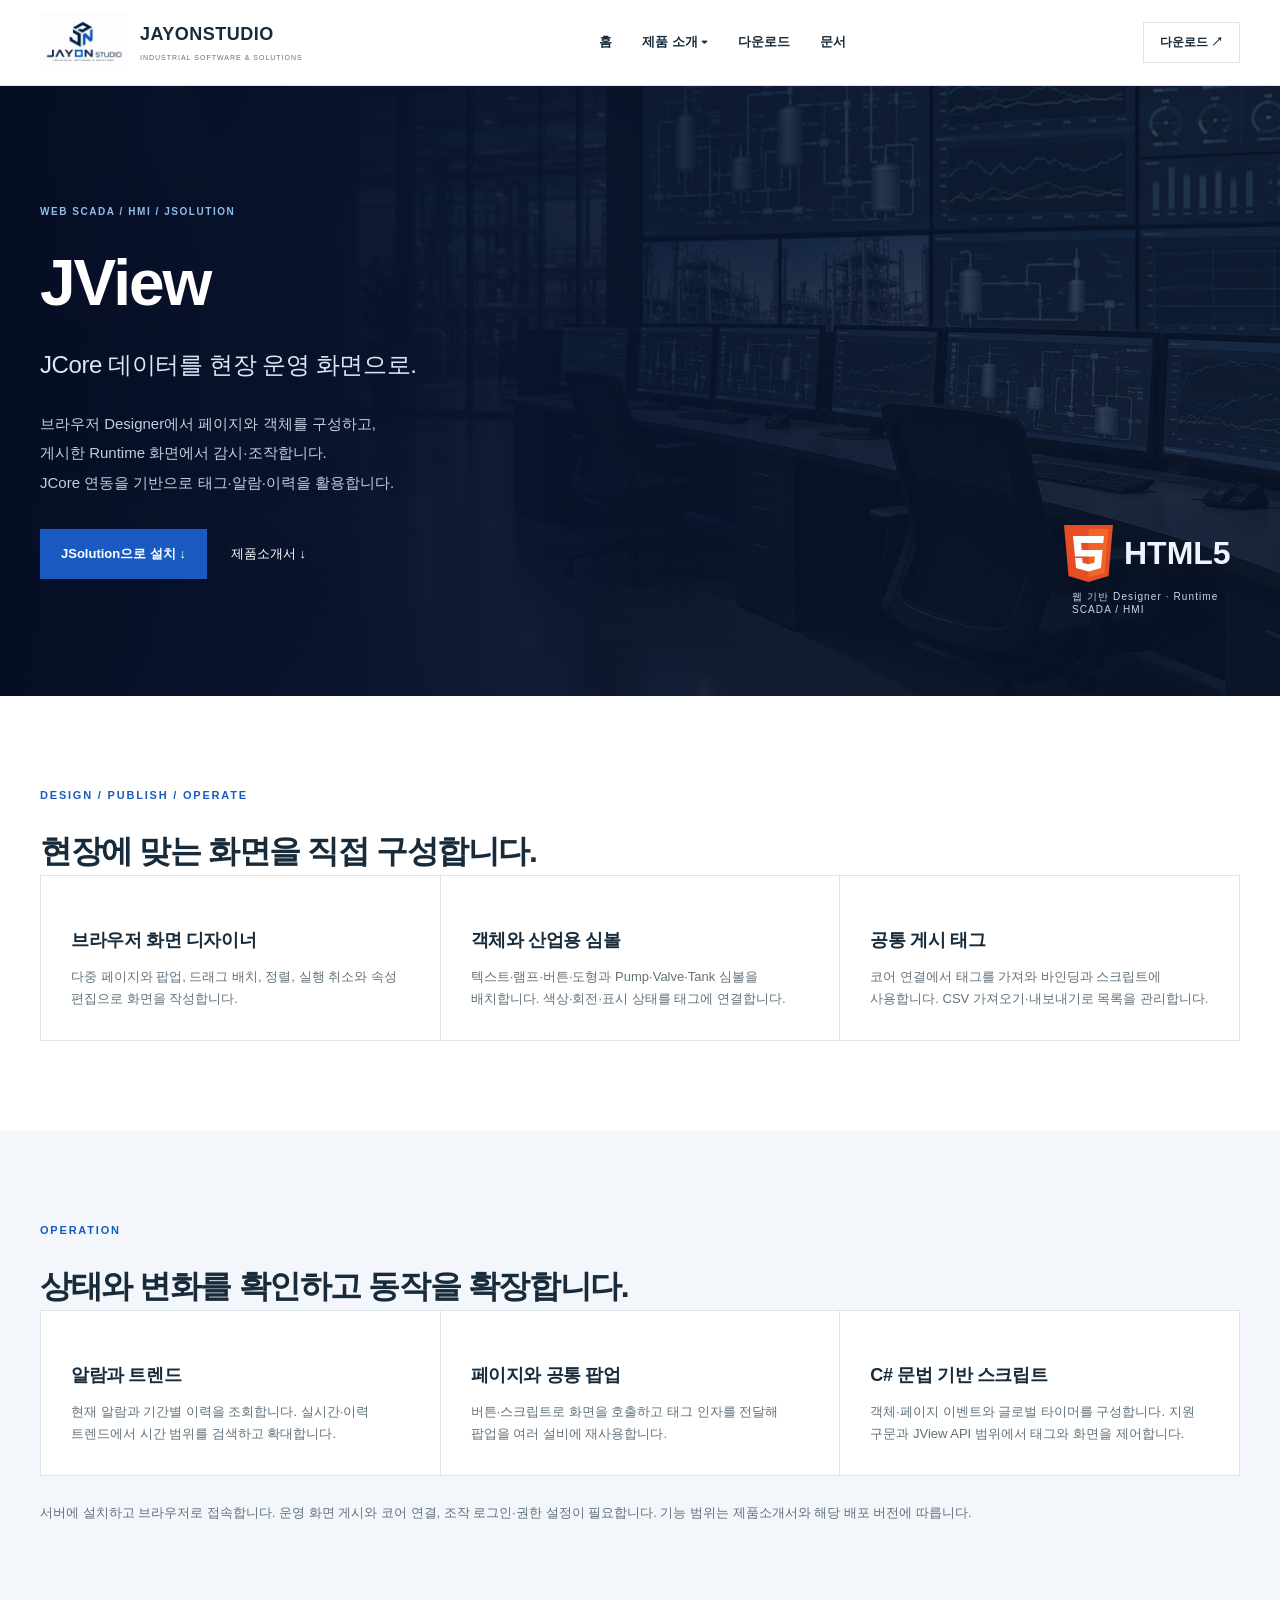
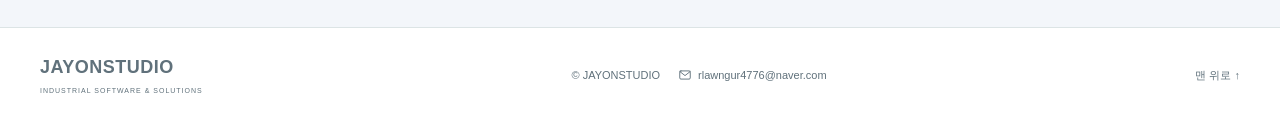
<file: jview.html>
<!doctype html><html lang="ko"><head><meta charset="utf-8"><meta name="viewport" content="width=device-width,initial-scale=1"><title>JView | JAYONSTUDIO</title><meta name="description" content="JAYONSTUDIO 산업자동화 소프트웨어. JSolution, JCore, JView와 PLC Simulator 제품 소개, 설치 파일과 문서."><meta name="theme-color" content="#101e2b"><link rel="icon" href="assets/logo/jayon-studio.png"><link rel="stylesheet" href="css/style.css?v=fieldscope-20261018"><script defer src="js/config.js?v=jsolution1.1.4"></script><script defer src="js/main.js?v=studio-ccr-restored"></script></head><body><a class="skip" href="#main">본문으로 이동</a><header class="header"><div class="container nav-wrap"><a class="studio-brand" href="index.html" aria-label="JAYONSTUDIO 홈"><img src="assets/logo/jayon-studio.png" alt="JAYONSTUDIO"><span>JAYONSTUDIO<small>INDUSTRIAL SOFTWARE &amp; SOLUTIONS</small></span></a><button class="menu-toggle" aria-expanded="false" aria-controls="navigation" aria-label="메뉴 열기">메뉴 ☰</button><nav id="navigation" aria-label="주 메뉴"><a href="index.html">홈</a><details class="product-menu"><summary>제품 소개</summary><div><a href="product.html">JSolution</a><a href="jcore.html">JCore</a><a href="jview.html">JView</a><a href="simulator.html">PLC Simulator</a><a href="fieldscope.html">FieldScope · 모바일</a></div></details><a href="downloads.html">다운로드</a><a href="docs.html">문서</a></nav><a class="nav-download" href="downloads.html">다운로드 ↗</a></div></header><main id="main"><section class="hero photo-hero view-hero"><div class="container photo-content view-text-only"><div><p class="eyebrow">WEB SCADA / HMI / JSOLUTION</p><h1>JView</h1><p class="tagline">JCore 데이터를 현장 운영 화면으로.</p><p class="hero-description">브라우저 Designer에서 페이지와 객체를 구성하고,<br>게시한 Runtime 화면에서 감시·조작합니다.<br>JCore 연동을 기반으로 태그·알람·이력을 활용합니다.</p><div class="actions"><a class="button primary" href="downloads.html">JSolution으로 설치 ↓</a><a class="text-link" href="assets/docs/JView-Product-Brochure.pptx">제품소개서 ↓</a></div></div></div><div class="html-capability"><img src="assets/html5-mark.svg" alt="HTML5"><small>웹 기반 Designer · Runtime<br>SCADA / HMI</small></div></section><section class="section "><div class="container"><p class="eyebrow">DESIGN / PUBLISH / OPERATE</p><h2>현장에 맞는 화면을 직접 구성합니다.</h2><div class="feature-grid"><article><h3>브라우저 화면 디자이너</h3><p>다중 페이지와 팝업, 드래그 배치, 정렬, 실행 취소와 속성 편집으로 화면을 작성합니다.</p></article><article><h3>객체와 산업용 심볼</h3><p>텍스트·램프·버튼·도형과 Pump·Valve·Tank 심볼을 배치합니다. 색상·회전·표시 상태를 태그에 연결합니다.</p></article><article><h3>공통 게시 태그</h3><p>코어 연결에서 태그를 가져와 바인딩과 스크립트에 사용합니다. CSV 가져오기·내보내기로 목록을 관리합니다.</p></article></div></div></section><section class="section tinted"><div class="container"><p class="eyebrow">OPERATION</p><h2>상태와 변화를 확인하고 동작을 확장합니다.</h2><div class="feature-grid"><article><h3>알람과 트렌드</h3><p>현재 알람과 기간별 이력을 조회합니다. 실시간·이력 트렌드에서 시간 범위를 검색하고 확대합니다.</p></article><article><h3>페이지와 공통 팝업</h3><p>버튼·스크립트로 화면을 호출하고 태그 인자를 전달해 팝업을 여러 설비에 재사용합니다.</p></article><article><h3>C# 문법 기반 스크립트</h3><p>객체·페이지 이벤트와 글로벌 타이머를 구성합니다. 지원 구문과 JView API 범위에서 태그와 화면을 제어합니다.</p></article></div><p class="product-note">서버에 설치하고 브라우저로 접속합니다. 운영 화면 게시와 코어 연결, 조작 로그인·권한 설정이 필요합니다. 기능 범위는 제품소개서와 해당 배포 버전에 따릅니다.</p></div></section></main><footer><div class="container footer-inner"><a class="studio-brand" href="index.html"><span>JAYONSTUDIO<small>INDUSTRIAL SOFTWARE &amp; SOLUTIONS</small></span></a><span class="footer-contact"><span>© JAYONSTUDIO</span><span class="footer-email"><svg class="footer-mail-icon" viewBox="0 0 24 24" fill="none" stroke="currentColor" stroke-width="1.6" stroke-linecap="round" stroke-linejoin="round" aria-hidden="true"><rect x="3" y="5" width="18" height="14" rx="2"/><path d="m3 6 9 7 9-7"/></svg><span>rlawngur4776@naver.com</span></span></span><a href="#">맨 위로 ↑</a></div></footer></body></html>
</file>
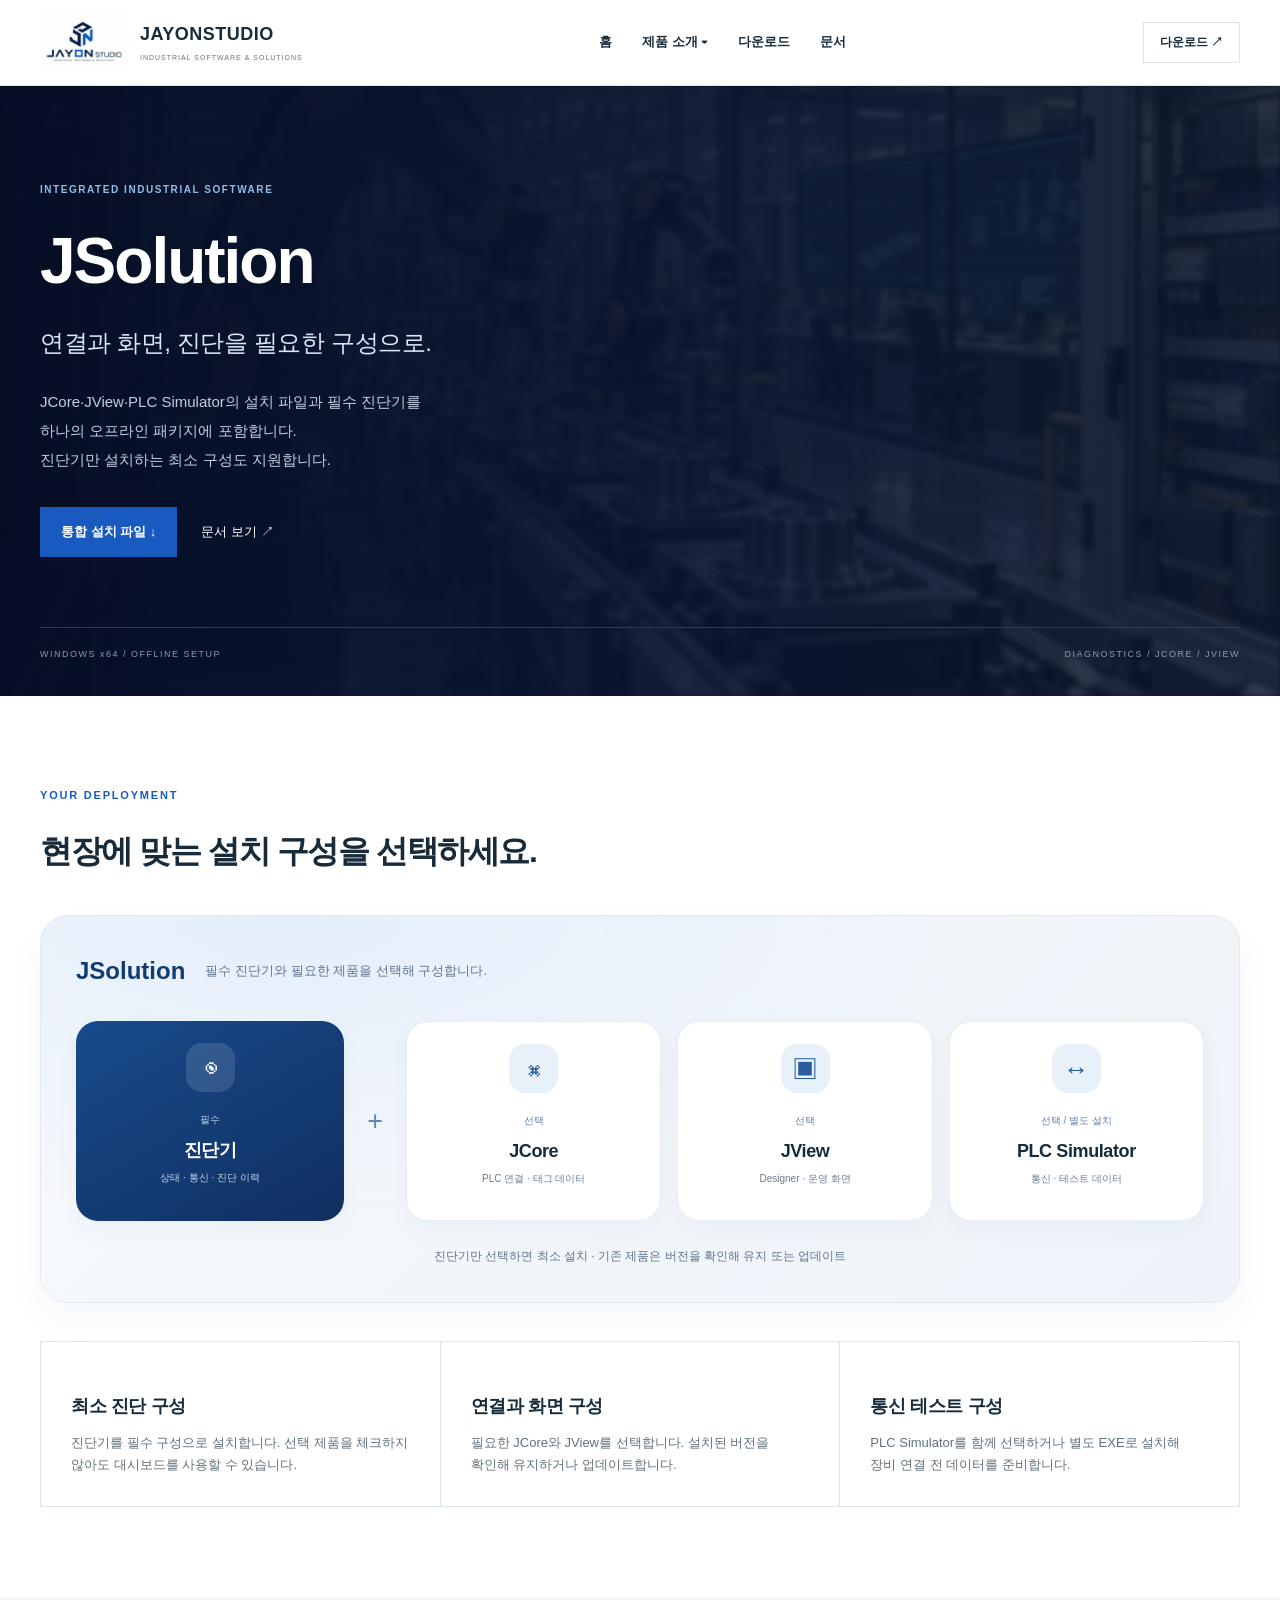
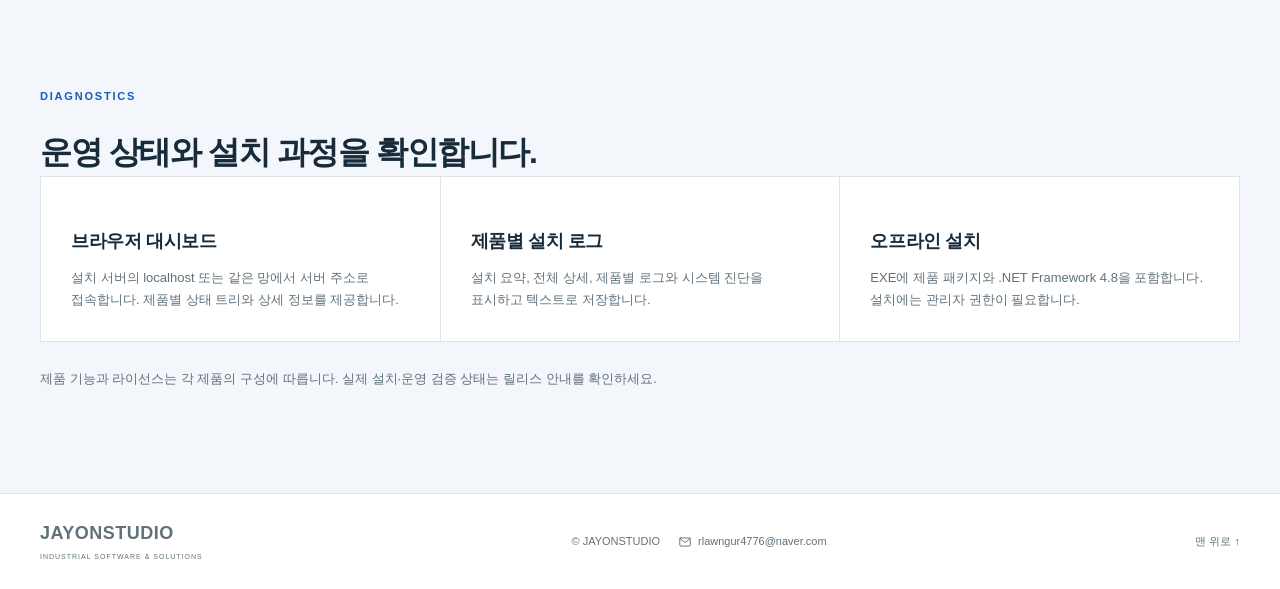
<file: product.html>
<!doctype html><html lang="ko"><head><meta charset="utf-8"><meta name="viewport" content="width=device-width,initial-scale=1"><title>JSolution | JAYONSTUDIO</title><meta name="description" content="JAYONSTUDIO 산업자동화 소프트웨어. JSolution, JCore, JView와 PLC Simulator 제품 소개, 설치 파일과 문서."><meta name="theme-color" content="#101e2b"><link rel="icon" href="assets/logo/jsolution.ico?v=1.1.0"><link rel="stylesheet" href="css/style.css?v=fieldscope-20261018"><script defer src="js/config.js?v=jsolution1.1.4"></script><script defer src="js/main.js?v=fieldscope-20261017"></script></head><body><a class="skip" href="#main">본문으로 이동</a><header class="header"><div class="container nav-wrap"><a class="studio-brand" href="index.html" aria-label="JAYONSTUDIO 홈"><img src="assets/logo/jayon-studio.png" alt="JAYONSTUDIO"><span>JAYONSTUDIO<small>INDUSTRIAL SOFTWARE &amp; SOLUTIONS</small></span></a><button class="menu-toggle" aria-expanded="false" aria-controls="navigation" aria-label="메뉴 열기">메뉴 ☰</button><nav id="navigation" aria-label="주 메뉴"><a href="index.html">홈</a><details class="product-menu"><summary>제품 소개</summary><div><a href="product.html">JSolution</a><a href="jcore.html">JCore</a><a href="jview.html">JView</a><a href="simulator.html">PLC Simulator</a><a href="fieldscope.html">FieldScope · 모바일</a></div></details><a href="downloads.html">다운로드</a><a href="docs.html">문서</a></nav><a class="nav-download" href="downloads.html">다운로드 ↗</a></div></header><main id="main"><section class="hero photo-hero solution-photo"><div class="container photo-content"><div><p class="eyebrow">INTEGRATED INDUSTRIAL SOFTWARE</p><h1>JSolution</h1><p class="tagline">연결과 화면, 진단을 필요한 구성으로.</p><p class="hero-description">JCore·JView·PLC Simulator의 설치 파일과 필수 진단기를<br>하나의 오프라인 패키지에 포함합니다.<br>진단기만 설치하는 최소 구성도 지원합니다.</p><div class="actions"><a class="button primary" data-download="solution">통합 설치 파일 ↓</a><a class="text-link" href="docs.html">문서 보기 ↗</a></div></div></div><div class="container hero-rule"><span>WINDOWS x64 / OFFLINE SETUP</span><span>DIAGNOSTICS / JCORE / JVIEW</span></div></section><section class="section "><div class="container"><p class="eyebrow">YOUR DEPLOYMENT</p><h2>현장에 맞는 설치 구성을 선택하세요.</h2><div class="deployment-map" aria-label="JSolution 설치 구성도"><div class="map-heading"><span>JSolution</span><p>필수 진단기와 필요한 제품을 선택해 구성합니다.</p></div><div class="deployment-nodes"><article class="deployment-node required-node"><span class="node-icon" aria-hidden="true">◉</span><small>필수</small><h3>진단기</h3><p>상태 · 통신 · 진단 이력</p></article><span class="map-join" aria-hidden="true">+</span><article class="deployment-node"><span class="node-icon" aria-hidden="true">⌘</span><small>선택</small><h3>JCore</h3><p>PLC 연결 · 태그 데이터</p></article><article class="deployment-node"><span class="node-icon" aria-hidden="true">▣</span><small>선택</small><h3>JView</h3><p>Designer · 운영 화면</p></article><article class="deployment-node"><span class="node-icon" aria-hidden="true">↔</span><small>선택 / 별도 설치</small><h3>PLC Simulator</h3><p>통신 · 테스트 데이터</p></article></div><p class="map-note">진단기만 선택하면 최소 설치 · 기존 제품은 버전을 확인해 유지 또는 업데이트</p></div><div class="feature-grid"><article><h3>최소 진단 구성</h3><p>진단기를 필수 구성으로 설치합니다. 선택 제품을 체크하지 않아도 대시보드를 사용할 수 있습니다.</p></article><article><h3>연결과 화면 구성</h3><p>필요한 JCore와 JView를 선택합니다. 설치된 버전을 확인해 유지하거나 업데이트합니다.</p></article><article><h3>통신 테스트 구성</h3><p>PLC Simulator를 함께 선택하거나 별도 EXE로 설치해 장비 연결 전 데이터를 준비합니다.</p></article></div></div></section><section class="section tinted"><div class="container"><p class="eyebrow">DIAGNOSTICS</p><h2>운영 상태와 설치 과정을 확인합니다.</h2><div class="feature-grid"><article><h3>브라우저 대시보드</h3><p>설치 서버의 localhost 또는 같은 망에서 서버 주소로 접속합니다. 제품별 상태 트리와 상세 정보를 제공합니다.</p></article><article><h3>제품별 설치 로그</h3><p>설치 요약, 전체 상세, 제품별 로그와 시스템 진단을 표시하고 텍스트로 저장합니다.</p></article><article><h3>오프라인 설치</h3><p>EXE에 제품 패키지와 .NET Framework 4.8을 포함합니다. 설치에는 관리자 권한이 필요합니다.</p></article></div><p class="product-note">제품 기능과 라이선스는 각 제품의 구성에 따릅니다. 실제 설치·운영 검증 상태는 릴리스 안내를 확인하세요.</p></div></section></main><footer><div class="container footer-inner"><a class="studio-brand" href="index.html"><span>JAYONSTUDIO<small>INDUSTRIAL SOFTWARE &amp; SOLUTIONS</small></span></a><span class="footer-contact"><span>© JAYONSTUDIO</span><span class="footer-email"><svg class="footer-mail-icon" viewBox="0 0 24 24" fill="none" stroke="currentColor" stroke-width="1.6" stroke-linecap="round" stroke-linejoin="round" aria-hidden="true"><rect x="3" y="5" width="18" height="14" rx="2"/><path d="m3 6 9 7 9-7"/></svg><span>rlawngur4776@naver.com</span></span></span><a href="#">맨 위로 ↑</a></div></footer></body></html>
</file>
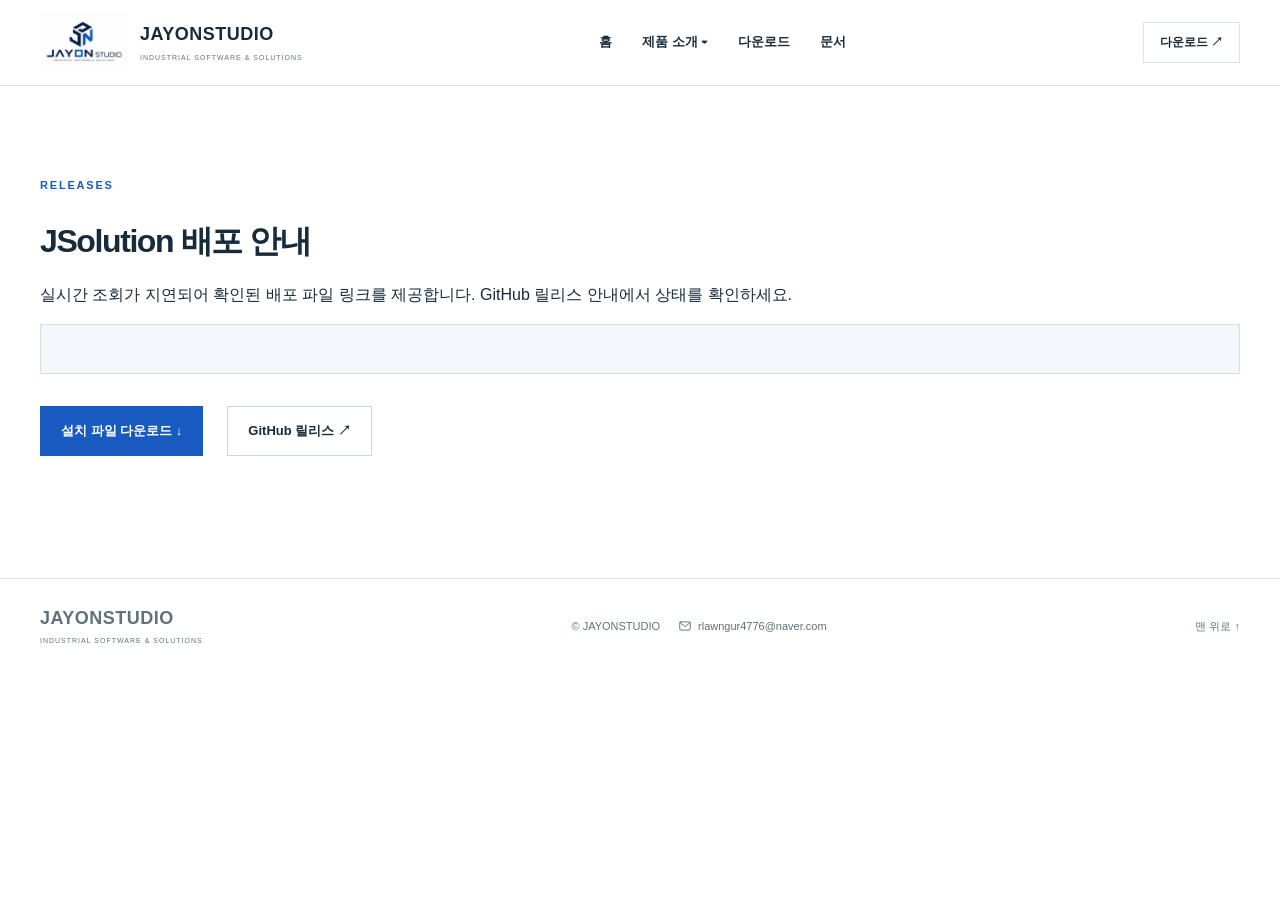
<file: releases.html>
<!doctype html><html lang="ko"><head><meta charset="utf-8"><meta name="viewport" content="width=device-width,initial-scale=1"><title>릴리스 안내 | JAYONSTUDIO</title><meta name="description" content="JAYONSTUDIO 산업자동화 소프트웨어. JSolution, JCore, JView와 PLC Simulator 제품 소개, 설치 파일과 문서."><meta name="theme-color" content="#101e2b"><link rel="icon" href="assets/logo/jayon-studio.png"><link rel="stylesheet" href="css/style.css?v=fieldscope-20261018"><script defer src="js/config.js?v=jsolution1.1.4"></script><script defer src="js/main.js?v=fieldscope-20261017"></script></head><body><a class="skip" href="#main">본문으로 이동</a><header class="header"><div class="container nav-wrap"><a class="studio-brand" href="index.html" aria-label="JAYONSTUDIO 홈"><img src="assets/logo/jayon-studio.png" alt="JAYONSTUDIO"><span>JAYONSTUDIO<small>INDUSTRIAL SOFTWARE &amp; SOLUTIONS</small></span></a><button class="menu-toggle" aria-expanded="false" aria-controls="navigation" aria-label="메뉴 열기">메뉴 ☰</button><nav id="navigation" aria-label="주 메뉴"><a href="index.html">홈</a><details class="product-menu"><summary>제품 소개</summary><div><a href="product.html">JSolution</a><a href="jcore.html">JCore</a><a href="jview.html">JView</a><a href="simulator.html">PLC Simulator</a><a href="fieldscope.html">FieldScope · 모바일</a></div></details><a href="downloads.html">다운로드</a><a href="docs.html">문서</a></nav><a class="nav-download" href="downloads.html">다운로드 ↗</a></div></header><main id="main"><section class="section "><div class="container"><p class="eyebrow">RELEASES</p><h2>JSolution 배포 안내</h2><p id="release-status" role="status"></p><h3 id="release-title"></h3><pre id="release-body" class="release-body"></pre><div class="actions"><a class="button primary" href="downloads.html">설치 파일 다운로드 ↓</a><a class="button secondary" data-release-link="history">GitHub 릴리스 ↗</a></div></div></section></main><footer><div class="container footer-inner"><a class="studio-brand" href="index.html"><span>JAYONSTUDIO<small>INDUSTRIAL SOFTWARE &amp; SOLUTIONS</small></span></a><span class="footer-contact"><span>© JAYONSTUDIO</span><span class="footer-email"><svg class="footer-mail-icon" viewBox="0 0 24 24" fill="none" stroke="currentColor" stroke-width="1.6" stroke-linecap="round" stroke-linejoin="round" aria-hidden="true"><rect x="3" y="5" width="18" height="14" rx="2"/><path d="m3 6 9 7 9-7"/></svg><span>rlawngur4776@naver.com</span></span></span><a href="#">맨 위로 ↑</a></div></footer></body></html>
</file>
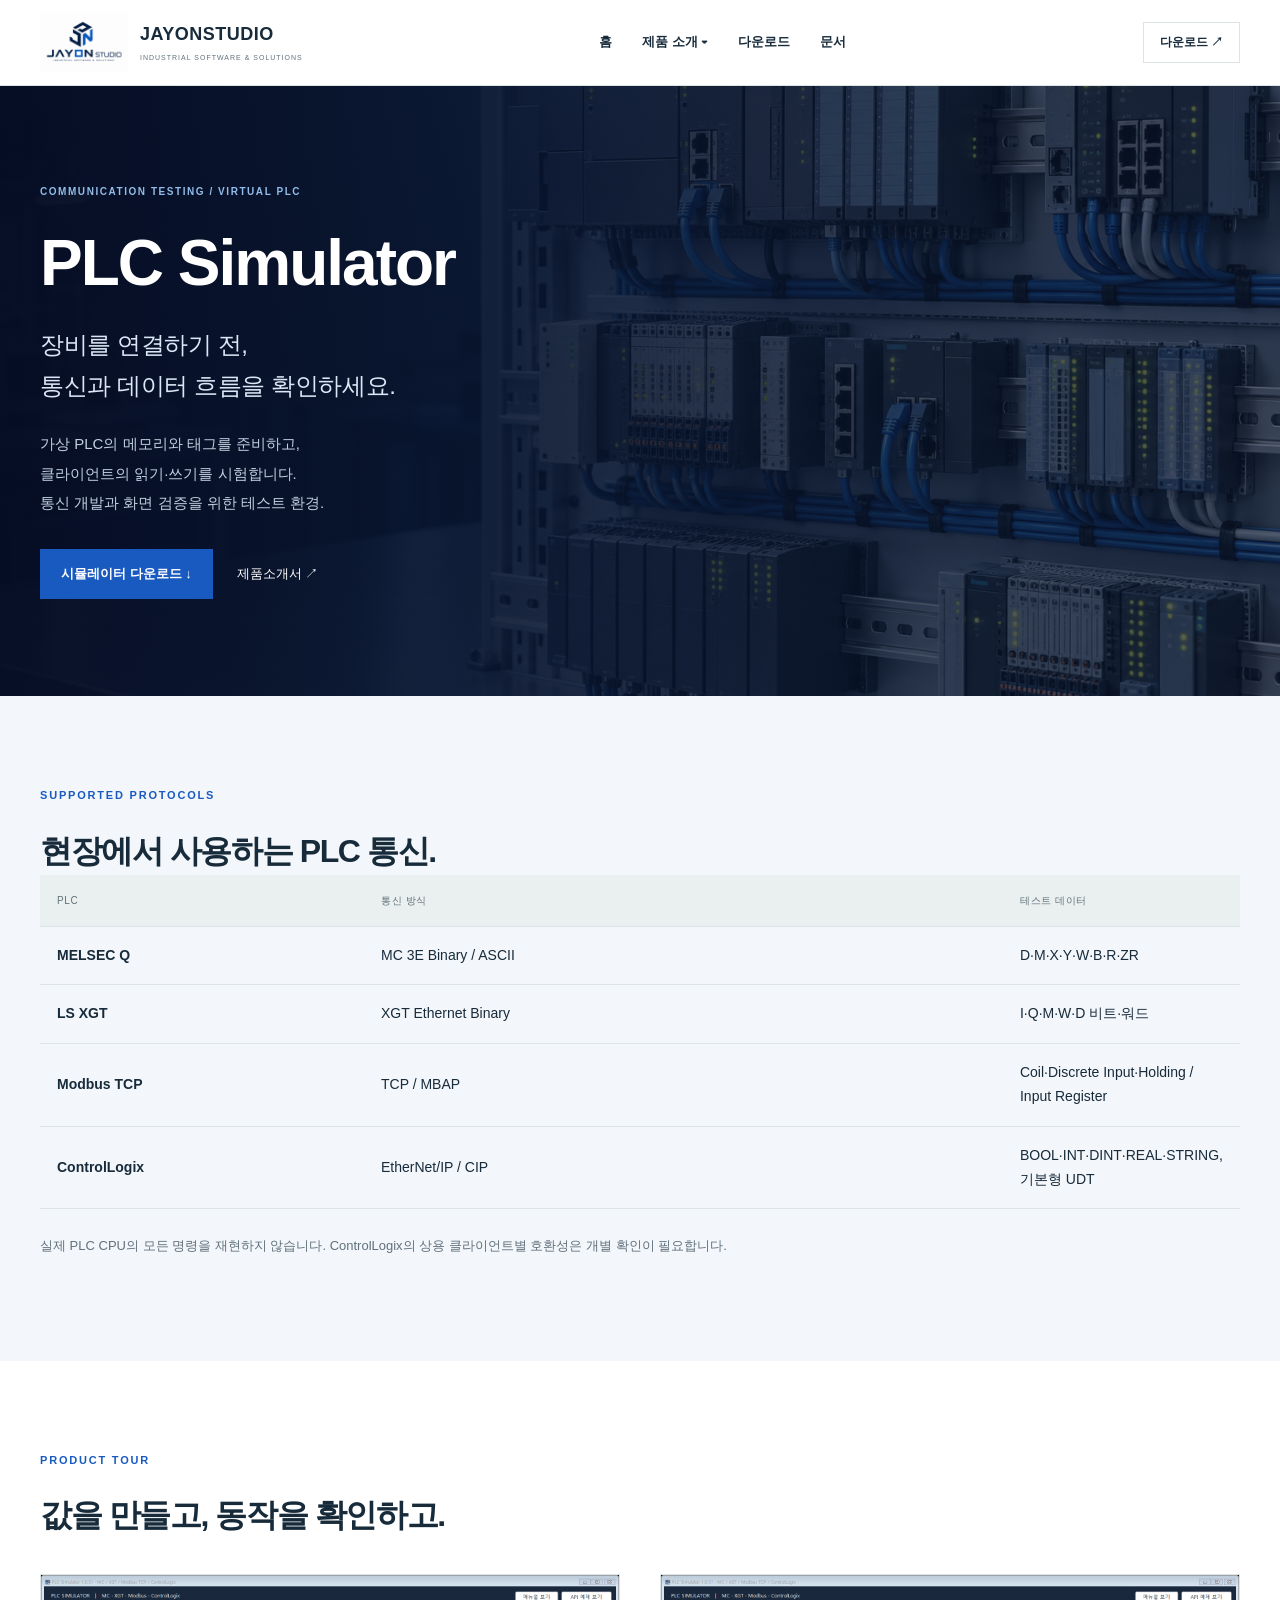
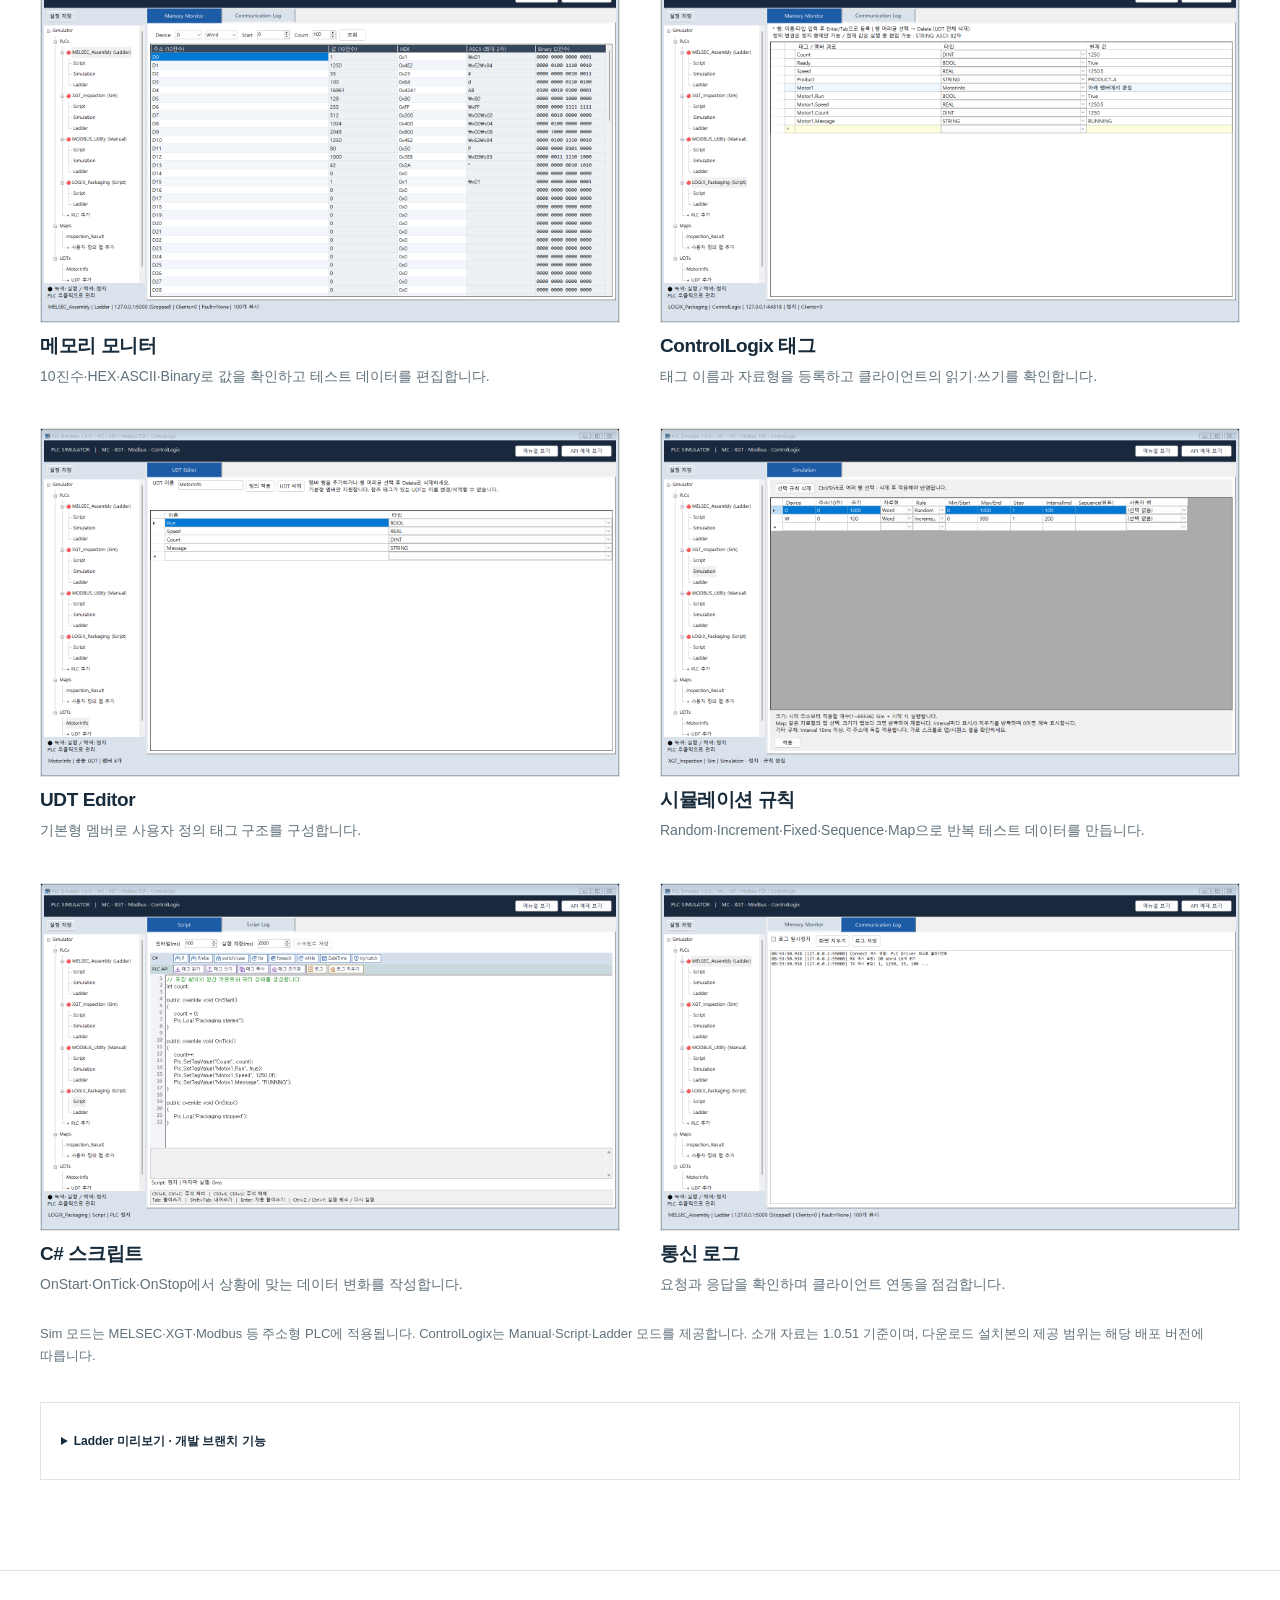
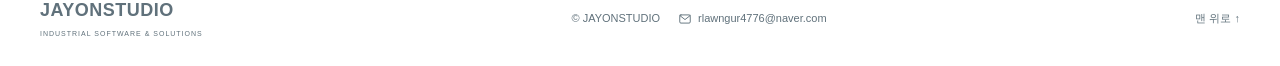
<file: simulator.html>
<!doctype html><html lang="ko"><head><meta charset="utf-8"><meta name="viewport" content="width=device-width, initial-scale=1"><title>PLC Simulator | JAYON STUDIO</title><meta name="description" content="JAYON STUDIO의 공장자동화 소프트웨어. JCore 산업 데이터 연결과 PLC Simulator 통신 테스트를 만나보세요."><link rel="icon" href="assets/logo/jayon-studio.png"><link rel="stylesheet" href="css/style.css?v=fieldscope-20261018"><script defer src="js/config.js?v=jsolution1.1.4"></script><script defer src="js/main.js?v=fieldscope-20261017"></script></head><body><a class="skip" href="#main">본문으로 이동</a><header class="header"><div class="container nav-wrap"><a class="studio-brand" href="index.html" aria-label="JAYONSTUDIO 홈"><img src="assets/logo/jayon-studio.png" alt="JAYONSTUDIO"><span>JAYONSTUDIO<small>INDUSTRIAL SOFTWARE &amp; SOLUTIONS</small></span></a><button class="menu-toggle" aria-expanded="false" aria-controls="navigation" aria-label="메뉴 열기">메뉴 ☰</button><nav id="navigation" aria-label="주 메뉴"><a href="index.html">홈</a><details class="product-menu"><summary>제품 소개</summary><div><a href="product.html">JSolution</a><a href="jcore.html">JCore</a><a href="jview.html">JView</a><a href="simulator.html">PLC Simulator</a><a href="fieldscope.html">FieldScope · 모바일</a></div></details><a href="downloads.html">다운로드</a><a href="docs.html">문서</a></nav><a class="nav-download" href="downloads.html">다운로드 ↗</a></div></header><main id="main"><section class="hero photo-hero plc-hero"><div class="container photo-content"><div class="photo-copy"><p class="eyebrow">COMMUNICATION TESTING / VIRTUAL PLC</p><h1>PLC Simulator</h1><p class="tagline">장비를 연결하기 전,<br>통신과 데이터 흐름을 확인하세요.</p><p class="hero-description">가상 PLC의 메모리와 태그를 준비하고,<br>클라이언트의 읽기·쓰기를 시험합니다.<br>통신 개발과 화면 검증을 위한 테스트 환경.</p><div class="actions"><a class="button primary" data-download="simulator">시뮬레이터 다운로드 ↓</a><a class="text-link" href="assets/docs/PLC-Simulator-Product-Brochure.pptx">제품소개서 ↗</a></div></div></div></section><section class="section tinted"><div class="container"><p class="eyebrow">SUPPORTED PROTOCOLS</p><h2>현장에서 사용하는 PLC 통신.</h2><div class="protocol-table"><table><thead><tr><th>PLC</th><th>통신 방식</th><th>테스트 데이터</th></tr></thead><tbody><tr><td>MELSEC Q</td><td>MC 3E Binary / ASCII</td><td>D·M·X·Y·W·B·R·ZR</td></tr><tr><td>LS XGT</td><td>XGT Ethernet Binary</td><td>I·Q·M·W·D 비트·워드</td></tr><tr><td>Modbus TCP</td><td>TCP / MBAP</td><td>Coil·Discrete Input·Holding / Input Register</td></tr><tr><td>ControlLogix</td><td>EtherNet/IP / CIP</td><td>BOOL·INT·DINT·REAL·STRING, 기본형 UDT</td></tr></tbody></table></div><p class="product-note">실제 PLC CPU의 모든 명령을 재현하지 않습니다. ControlLogix의 상용 클라이언트별 호환성은 개별 확인이 필요합니다.</p></div></section><section class="section"><div class="container"><p class="eyebrow">PRODUCT TOUR</p><h2>값을 만들고, 동작을 확인하고.</h2><div class="screenshot-grid"><figure><a href="assets/simulator/01_Memory_Monitor.png" target="_blank" rel="noopener"><img src="assets/simulator/01_Memory_Monitor.png" alt="메모리 모니터 실행 화면" loading="lazy"></a><figcaption><h3>메모리 모니터</h3><p>10진수·HEX·ASCII·Binary로 값을 확인하고 테스트 데이터를 편집합니다.</p></figcaption></figure><figure><a href="assets/simulator/02_ControlLogix_Tags.png" target="_blank" rel="noopener"><img src="assets/simulator/02_ControlLogix_Tags.png" alt="ControlLogix 태그 실행 화면" loading="lazy"></a><figcaption><h3>ControlLogix 태그</h3><p>태그 이름과 자료형을 등록하고 클라이언트의 읽기·쓰기를 확인합니다.</p></figcaption></figure><figure><a href="assets/simulator/03_UDT_Editor.png" target="_blank" rel="noopener"><img src="assets/simulator/03_UDT_Editor.png" alt="UDT Editor 실행 화면" loading="lazy"></a><figcaption><h3>UDT Editor</h3><p>기본형 멤버로 사용자 정의 태그 구조를 구성합니다.</p></figcaption></figure><figure><a href="assets/simulator/05_Simulation_Rules.png" target="_blank" rel="noopener"><img src="assets/simulator/05_Simulation_Rules.png" alt="시뮬레이션 규칙 실행 화면" loading="lazy"></a><figcaption><h3>시뮬레이션 규칙</h3><p>Random·Increment·Fixed·Sequence·Map으로 반복 테스트 데이터를 만듭니다.</p></figcaption></figure><figure><a href="assets/simulator/04_Script_Editor.png" target="_blank" rel="noopener"><img src="assets/simulator/04_Script_Editor.png" alt="C# 스크립트 실행 화면" loading="lazy"></a><figcaption><h3>C# 스크립트</h3><p>OnStart·OnTick·OnStop에서 상황에 맞는 데이터 변화를 작성합니다.</p></figcaption></figure><figure><a href="assets/simulator/08_Communication_Log.png" target="_blank" rel="noopener"><img src="assets/simulator/08_Communication_Log.png" alt="통신 로그 실행 화면" loading="lazy"></a><figcaption><h3>통신 로그</h3><p>요청과 응답을 확인하며 클라이언트 연동을 점검합니다.</p></figcaption></figure></div><p class="product-note">Sim 모드는 MELSEC·XGT·Modbus 등 주소형 PLC에 적용됩니다. ControlLogix는 Manual·Script·Ladder 모드를 제공합니다. 소개 자료는 1.0.51 기준이며, 다운로드 설치본의 제공 범위는 해당 배포 버전에 따릅니다.</p><details class="ladder-preview"><summary>Ladder 미리보기 · 개발 브랜치 기능</summary><p>A/B·펄스 접점과 코일, WRITE 블록으로 테스트 동작을 구성합니다. 소개서에 개발 브랜치 기능으로 표기되어 있으며 제조사 PLC 프로그램과 호환되는 편집기는 아닙니다.</p><img class="sim-cover" src="assets/simulator/07_Ladder_Monitor.png" alt="개발 브랜치의 Ladder 모니터 화면" loading="lazy"></details></div></section></main><footer><div class="container footer-inner"><a class="studio-brand" href="index.html"><span>JAYONSTUDIO<small>INDUSTRIAL SOFTWARE &amp; SOLUTIONS</small></span></a><span class="footer-contact"><span>© JAYONSTUDIO</span><span class="footer-email"><svg class="footer-mail-icon" viewBox="0 0 24 24" fill="none" stroke="currentColor" stroke-width="1.6" stroke-linecap="round" stroke-linejoin="round" aria-hidden="true"><rect x="3" y="5" width="18" height="14" rx="2"/><path d="m3 6 9 7 9-7"/></svg><span>rlawngur4776@naver.com</span></span></span><a href="#">맨 위로 ↑</a></div></footer></body></html>
</file>
<file: css/style.css>
:root{--ink:#172b3b;--muted:#60717b;--green:#147b65;--line:#dce4e5;--navy:#101e2b;--paper:#f5f7f7}*{box-sizing:border-box}html{scroll-behavior:smooth;scroll-padding-top:94px}body{margin:0;font-family:Inter,"Segoe UI","Malgun Gothic",Arial,sans-serif;color:var(--ink);line-height:1.7;word-break:keep-all}a{color:inherit;text-decoration:none}button{font:inherit}a,button,summary{-webkit-tap-highlight-color:transparent}a:focus-visible,button:focus-visible,summary:focus-visible{outline:3px solid #d79938;outline-offset:5px}a[aria-disabled=true]{cursor:default;opacity:.55}.container{width:min(1200px,calc(100% - 80px));margin:auto}.header{height:86px;background:#fff;position:sticky;top:0;z-index:20;border-bottom:1px solid var(--line)}.nav-wrap{height:100%;display:flex;align-items:center;justify-content:space-between;gap:24px}.brand{display:flex;align-items:center;gap:10px;font-size:25px;font-weight:750;letter-spacing:-1px}.brand span{font-size:11px;font-weight:500;letter-spacing:.6px;color:var(--muted);margin-left:10px}.header nav{display:flex;gap:30px;font-size:13px;font-weight:600}.header nav a:hover,.text-link:hover{color:var(--green)}.nav-download{border:1px solid var(--line);padding:9px 16px;font-size:12px;font-weight:650}.nav-download span{margin-left:15px}.menu-toggle{display:none}.hero{background:var(--navy);color:#fff;padding:78px 0 0;overflow:hidden}.hero-grid{display:grid;grid-template-columns:1.02fr 1fr;gap:65px;align-items:center}.eyebrow{font-size:11px;letter-spacing:1.8px;font-weight:650;color:var(--green);margin:0 0 22px}.hero .eyebrow{color:#86cdb9;font-size:10px;letter-spacing:1.55px;display:flex;align-items:center;gap:9px}.dot{height:6px;width:6px;background:#74d7b4;border-radius:50%}h1{font-size:clamp(38px,4vw,58px);letter-spacing:-2.8px;line-height:1.3;margin:0 0 20px;font-weight:700}.tagline{font-size:20px;font-weight:400;letter-spacing:-.4px;color:#b8ccc9;margin:0 0 23px}.hero-description{font-size:14px;color:#a8bac7;line-height:1.95;margin:0}.actions{display:flex;gap:24px;align-items:center;margin:32px 0}.button{display:flex;align-items:center;justify-content:center;gap:25px;padding:13px 20px;font-size:13px;font-weight:650;border:1px solid transparent;min-height:48px;transition:background .15s}.primary{background:#27856f;color:white}.primary:hover{background:#1a6d59}.secondary{background:white;border-color:#ccd6d8;color:var(--ink)}.secondary[href]:hover{background:#edf4f1}.text-link{font-size:13px}.hero .text-link:hover{color:#98dbc6}.hero-meta{display:flex;gap:0;font-size:10px;color:#9daeba;letter-spacing:.7px}.hero-meta span+span{border-left:1px solid #43535c;margin-left:14px;padding-left:14px}.hero-rule{margin-top:68px;border-top:1px solid #2d3c48;padding:19px 0;display:flex;justify-content:space-between;font-size:9px;letter-spacing:1.5px;color:#8a9da9}.diagram{background:linear-gradient(140deg,#203443,#172834);border:1px solid #3b505e;padding:24px;box-shadow:0 25px 60px #050f182a;border-radius:3px;position:relative}.diagram-top,.diagram-bottom{display:flex;justify-content:space-between;color:#a5b8c4;font-size:8px;letter-spacing:1.25px;align-items:center}.diagram-label{border:1px solid #4e6672;padding:3px 7px;font-size:7px}.flow-inputs{display:grid;grid-template-columns:repeat(4,1fr);gap:7px;margin-top:28px}.flow-inputs>span{font-size:8px;letter-spacing:.4px;text-align:center;padding:13px 2px;border:1px solid #526672;background:#213542}.connector{text-align:center;font-size:22px;color:#72998f;height:40px;line-height:40px}.connector.short{height:29px;line-height:29px;font-size:18px}.driver-bar{border:1px dashed #526976;padding:8px;text-align:center;font-size:9px;letter-spacing:2px;color:#b6c8d2}.core-node{padding:20px;background:#152e30;border:1px solid #528e7b;box-shadow:0 0 30px #2c9e7130}.core-heading{display:flex;align-items:center;gap:11px}.core-heading strong{font-size:28px;font-weight:650;letter-spacing:-1px}.core-heading>span{margin-left:auto;font-size:8px;letter-spacing:1.4px;color:#83bba8}.tag-types{display:grid;grid-template-columns:repeat(3,1fr);margin-top:18px;border-top:1px solid #35554d;padding-top:15px}.tag-types>span{text-align:center;font-size:11px}.tag-types>span+span{border-left:1px solid #35554d}.tag-types span span{display:block;font-size:9px;color:#87a99d;margin-top:3px}.flow-outputs{display:grid;grid-template-columns:1fr 1fr;gap:12px}.flow-outputs span{background:#2b414d;border:1px solid #546b78;text-align:center;padding:10px;font-size:11px}.diagram-bottom{border-top:1px solid #364c59;margin-top:24px;padding-top:16px;font-size:7px}.section{padding:90px 0;scroll-margin-top:0}.section-heading{display:flex;justify-content:space-between;align-items:flex-end;gap:65px;margin-bottom:38px}h2{font-size:32px;letter-spacing:-1.4px;line-height:1.5;margin:0;font-weight:650}.section-heading>p{max-width:420px;color:var(--muted);font-size:14px;margin:0 0 3px}.product-strip{border-top:1px solid var(--line);border-bottom:1px solid var(--line);display:grid;grid-template-columns:1fr 40px 1fr 40px 1fr;align-items:center;padding:35px 0}.product-strip>div{padding-left:26px;border-left:2px solid #74a899}.step{font-size:10px;color:var(--muted)}h3{font-size:19px;line-height:1.4;margin:10px 0;font-weight:650;letter-spacing:-.4px}.product-strip p{font-size:13px;color:var(--muted);margin:0}.strip-arrow{color:#819b92}.tinted{background:var(--paper)}.feature-grid{display:grid;grid-template-columns:repeat(3,1fr);gap:1px;border:1px solid var(--line);background:var(--line)}.feature-grid article{padding:30px;background:#fff}.feature-number{color:var(--green);font-size:9px;letter-spacing:1.3px}.feature-grid h3{font-size:18px;margin-top:22px}.feature-grid p{color:var(--muted);font-size:13px;margin-bottom:0}.drivers-heading{display:flex;justify-content:space-between;align-items:center;margin-top:55px;margin-bottom:15px}.drivers-heading span{font-size:11px;color:var(--muted)}table{width:100%;border-collapse:collapse;text-align:left;font-size:13px}th{font-size:10px;color:var(--muted);letter-spacing:.6px;font-weight:500;background:#eaf0ef}th,td{padding:14px 20px;border-bottom:1px solid var(--line)}td:first-child{font-weight:650;width:27%}td:last-child{width:18%}.status{font-size:10px;color:#17684f;background:#e1eee7;padding:5px 10px;white-space:nowrap}.planned{color:#697881;background:#e5e9ed}.fine-print{font-size:11px;color:var(--muted);margin-top:17px}.release-status{font-size:12px;color:var(--muted);min-height:21px;margin-bottom:20px}.download-grid{display:grid;grid-template-columns:repeat(4,1fr);gap:16px}.download-card{border:1px solid var(--line);padding:24px 20px;display:flex;flex-direction:column;background:white}.download-card.featured{border-top:3px solid var(--green);padding-top:22px;background:#f6faf8}.card-top{display:flex;align-items:center;justify-content:space-between;font-size:8px;letter-spacing:1px;color:var(--muted)}.file-type{border:1px solid var(--line);padding:2px 5px;font-size:9px}.download-card h3{margin:28px 0 4px;font-size:21px}.download-card>p{font-size:12px;color:var(--muted);margin:0}.version{margin-top:27px;font-size:15px;font-weight:600}.download-card .release-date{font-size:10px;margin:5px 0 28px;min-height:34px}.download-action{margin-top:auto;padding:12px 8px;font-size:12px;gap:5px}.download-card small{font-size:9px;color:var(--muted);margin-top:12px;text-align:center}.download-footer{display:flex;justify-content:space-between;gap:20px;font-size:11px;color:var(--muted);margin-top:25px}.download-footer div{display:flex;gap:25px}.download-footer a{border-bottom:1px solid #c2cece}.documentation{background:#eaf0ed}.docs-layout{display:grid;grid-template-columns:1fr 1.15fr;gap:90px}.docs-layout>div>p:not(.eyebrow){font-size:13px;color:var(--muted);margin-top:20px}.doc-row{display:flex;align-items:center;gap:20px;padding:22px 0;border-bottom:1px solid #cbd8d1}.doc-row:first-child{padding-top:0}.doc-icon{font-size:11px;border:1px solid #a5bdb0;padding:12px 8px;color:var(--green)}.doc-row strong{font-size:17px;font-weight:600;display:block}.doc-row small{display:block;font-size:11px;color:var(--muted);margin-top:3px}.doc-row>span:last-child{margin-left:auto}details{margin-top:24px;font-size:12px;color:var(--muted)}summary{cursor:pointer;color:var(--ink);font-weight:600;padding:8px 0}pre{background:#fff;border:1px solid #d4dfd9;padding:12px;overflow-wrap:anywhere;white-space:pre-wrap;word-break:break-all;font-size:11px}.requirements{padding:60px 0}.requirements-grid{display:grid;grid-template-columns:.8fr 1.5fr 1fr 1fr;gap:30px}.requirements h2{font-size:25px}.requirements dl{margin:0}.requirements dt{font-size:9px;letter-spacing:1px;color:var(--muted);margin-bottom:12px}.requirements dd{margin:0;font-size:12px;line-height:1.9}footer{border-top:1px solid var(--line);padding:28px 0}.footer-inner{display:flex;justify-content:space-between;align-items:center;font-size:11px;color:var(--muted)}footer .brand{font-size:22px;color:var(--ink)}footer .brand span{font-size:10px}.skip{position:absolute;top:-100px;z-index:30;background:white;padding:15px}.skip:focus{top:5px}.sr-only{position:absolute;width:1px;height:1px;overflow:hidden;clip-path:inset(50%)}
@media(min-width:1600px){.hero{padding-top:95px}.hero-rule{margin-top:85px}}
@media(max-width:1050px){.container{width:calc(100% - 48px)}.brand span{display:none}.hero-grid{gap:30px}.hero{padding-top:55px}.hero h1{font-size:43px}.flow-inputs>span{font-size:6px}.diagram{padding:20px}.download-grid{grid-template-columns:repeat(2,1fr)}.section-heading{gap:30px}.section-heading>p{max-width:330px}.docs-layout{gap:45px}.feature-grid article{padding:24px}}
@media(max-width:700px){html{scroll-padding-top:76px}.container{width:calc(100% - 36px)}.header{height:70px}.nav-download{display:none}.menu-toggle{display:flex;align-items:center;gap:12px;border:0;background:none;font-size:12px;padding:10px}.header nav{display:none;position:absolute;top:70px;left:0;right:0;background:#fff;border-bottom:1px solid var(--line);padding:15px 25px;flex-direction:column;gap:0;box-shadow:0 15px 20px #172b3b15}.header nav.open{display:flex}.header nav a{padding:12px}.hero{padding-top:45px}.hero-grid{grid-template-columns:1fr;gap:40px}.hero .eyebrow{font-size:8px}.hero h1{font-size:42px;letter-spacing:-2px}.hero-description{font-size:13px}.tagline{font-size:18px}.hero-rule{margin-top:35px;letter-spacing:.6px;font-size:7px;gap:20px}.diagram{max-width:520px;width:100%;margin:auto}.flow-inputs>span{font-size:7px}.section{padding:58px 0}.section-heading{display:block;margin-bottom:28px}.section-heading>p{max-width:none;margin-top:20px;font-size:13px}h2{font-size:27px;letter-spacing:-1.2px}.eyebrow{font-size:9px;margin-bottom:14px}.product-strip{grid-template-columns:1fr;gap:22px;padding:25px 0}.product-strip>div{padding-left:18px;display:grid;grid-template-columns:30px 1fr;gap:0 10px;align-items:center}.product-strip h3{margin:0;font-size:19px}.product-strip p{grid-column:2}.strip-arrow{display:none}.feature-grid{grid-template-columns:1fr}.feature-grid article{padding:25px}.feature-grid h3{margin-top:12px}.drivers-heading{margin-top:35px}.table-wrap{overflow-x:auto}table{font-size:11px;min-width:335px}th,td{padding:12px 7px}td:first-child{width:27%}td:last-child{width:21%}.status{font-size:9px;padding:4px 6px}.download-grid{grid-template-columns:1fr}.download-card{padding:24px}.download-card.featured{padding-top:22px}.download-card h3{margin-top:20px}.download-card .release-date{min-height:0;margin-bottom:20px}.version{margin-top:18px}.download-footer{display:block}.download-footer div{margin-top:15px}.docs-layout{grid-template-columns:1fr;gap:30px}.doc-row{gap:12px}.requirements-grid{grid-template-columns:1fr;gap:25px}.requirements dt{margin-bottom:5px}.footer-inner{gap:20px;flex-wrap:wrap}footer .brand span{display:none}.actions{gap:20px}.button{font-size:12px}.hero-meta{font-size:9px}}
@media(prefers-reduced-motion:reduce){html{scroll-behavior:auto}*{transition:none!important}}
/* Company CI is displayed from the supplied original, without altering its artwork. */
.brand.company-brand{gap:16px;flex-shrink:0}
.brand .company-logo{display:block;position:relative;overflow:hidden;width:90px;height:72px;margin:0;flex-shrink:0;background:#fff}
.company-logo img{position:absolute;width:155px;height:auto;max-width:none;left:-33px;top:-14px}
.brand .product-brand{display:flex;flex-direction:column;justify-content:center;border-left:1px solid var(--line);padding-left:17px;margin:0;letter-spacing:0;line-height:1.4}
.product-brand strong{font-size:24px;letter-spacing:-.7px;color:var(--ink);font-weight:700}
.product-brand small{font-size:8px;color:var(--muted);margin-top:4px;letter-spacing:.15px}
@media(max-width:1100px){.header .product-brand small{max-width:105px}.header nav{gap:18px}.nav-wrap{gap:15px}}
@media(max-width:700px){.brand.company-brand{gap:12px}.brand .company-logo{display:block;width:76px;height:60px}.company-logo img{width:128px;left:-28px;top:-11px}.brand .product-brand{display:flex;padding-left:12px}.product-brand strong{font-size:22px}.product-brand small{font-size:7px}.footer-inner .company-brand{width:100%}}
.core-ci{display:block!important;position:relative;overflow:hidden;width:49px;height:42px;background:white;border-radius:3px;margin:0!important;flex-shrink:0}
.core-ci img{position:absolute;width:82px;height:auto;max-width:none;left:-17px;top:-7px}
/* Transparent symbol blends with the tag engine panel. */
.core-ci{width:52px;height:52px;background:transparent;border-radius:0;overflow:visible}
.core-ci img{position:static;width:52px;height:52px;object-fit:contain;filter:brightness(1.65)}

/* Project-scoped C# scripting, using the existing product palette. */
.hero-meta{flex-wrap:wrap;row-gap:8px}.script-engine{display:flex;justify-content:space-between;gap:12px;margin-top:16px;border-top:1px solid #35554d;padding-top:12px;font-size:9px;color:#a5d2c5}.script-engine>span:first-child{letter-spacing:1.3px;color:#d1eee4}.scripting-note{display:grid;grid-template-columns:1.2fr 1fr;gap:40px;align-items:center;padding:32px;margin-top:30px;background:#fff;border:1px solid var(--line);border-left:3px solid var(--green)}.scripting-note .eyebrow{margin-bottom:10px}.scripting-note h3{font-size:21px;margin:0 0 12px;letter-spacing:-.6px}.scripting-note p:not(.eyebrow){color:var(--muted);font-size:13px;margin:0 0 12px}.scripting-note small{font-size:11px;color:var(--muted)}.scripting-note ol{display:flex;list-style:none;gap:18px;margin:0;padding:0}.scripting-note li{flex:1;border-top:2px solid #cfe1db;padding-top:12px}.scripting-note li>span{font-size:10px;color:var(--green)}.scripting-note strong{display:block;font-size:16px;margin:8px 0 4px}.scripting-note li small{display:block}@media(max-width:768px){.scripting-note{grid-template-columns:1fr;gap:22px;padding:24px}.script-engine{flex-wrap:wrap}.scripting-note h3{font-size:19px}}

/* Shared multi-page navigation and downloads. */
.header nav a[aria-current=page]{color:var(--green);box-shadow:inset 0 -2px var(--green)}
.section h1{font-size:36px;line-height:1.35;letter-spacing:-1.5px;margin:0}
.protocol-list{display:flex;flex-wrap:wrap;gap:8px;list-style:none;padding:0;margin:18px 0}
.protocol-list li{padding:5px 10px;background:#edf4f1;border:1px solid #d4e4dc;font-size:12px;border-radius:4px}
.simulator-card{grid-column:span 2}.download-grid{align-items:stretch}.download-card{display:flex;flex-direction:column}.download-card .download-action{margin-top:auto}
.release-panel{border:1px solid var(--line);padding:32px;background:#f7faf9}.release-panel pre{white-space:pre-wrap;overflow-wrap:anywhere;font:inherit;color:var(--muted);margin:24px 0}.release-panel .actions{flex-wrap:wrap}
@media(max-width:1100px) and (min-width:701px){.header .product-brand small{display:none}.header .nav-download{display:none}.header nav{gap:15px}}
@media(max-width:700px){.simulator-card{grid-column:auto}.section h1{font-size:28px}.release-panel{padding:22px}}

/* JAYON STUDIO company website */
.studio-brand{display:flex;align-items:center;gap:12px;flex-shrink:0}.studio-brand img{width:88px;height:64px;object-fit:contain}.studio-brand>span{font-size:18px;font-weight:750;letter-spacing:.5px;line-height:1.3}.studio-brand small{display:block;font-size:7px;font-weight:500;letter-spacing:1px;margin-top:6px;color:var(--muted)}.product-menu{position:relative}.product-menu summary{cursor:pointer;list-style:none}.product-menu summary:after{content:' ▾'}.product-menu>div{position:absolute;top:35px;left:-18px;width:185px;padding:12px;background:#fff;border:1px solid var(--line);box-shadow:0 10px 25px #10203015}.product-menu a{display:block;padding:10px}.product-tabs{display:flex;gap:8px;padding-top:24px;padding-bottom:24px}.product-tabs a{padding:10px 22px;border:1px solid var(--line);font-size:14px}.product-tabs a[aria-current],.product-tabs a:hover{background:var(--ink);color:#fff}.studio-hero h1{font-size:clamp(36px,4vw,56px)}.factory-scene{background:linear-gradient(145deg,#263e52,#122b3a);border:1px solid #496475;padding:30px;border-radius:4px}.scene-label{font-size:10px;letter-spacing:2px;color:#9cbdcc;margin-bottom:34px}.factory-buildings,.factory-apps{display:grid;grid-template-columns:1fr 1fr;gap:18px}.factory-buildings span{background:repeating-linear-gradient(90deg,#284759 0 22px,#315368 22px 24px);border-top:7px solid #5e8398;padding:25px 15px;color:#a8cbd8;font-size:10px;letter-spacing:1px}.factory-buildings b{display:block;font-size:18px;color:#fff;margin-top:8px}.connection-lines{text-align:center;color:#74d7b4;font-size:28px}.factory-hub{border:1px solid #5baa9d;padding:20px;text-align:center;letter-spacing:3px;font-size:22px;background:#163d40}.factory-hub small{display:block;font-size:10px;letter-spacing:0;color:#a9c9c7;margin-top:8px}.factory-apps{margin-top:18px}.factory-apps span{border-left:2px solid #6cb5a3;padding-left:15px;font-size:11px;color:#adbdc8}.factory-apps strong{display:block;font-size:17px;color:white}.factory-scene>p{font-size:9px;letter-spacing:2px;margin-top:28px;color:#9cbdcc}.studio-products{display:grid;grid-template-columns:1fr 1fr;gap:32px}.studio-products article{padding:40px;background:#fff;border-top:3px solid var(--green)}.studio-products h3{font-size:32px;margin:15px 0}.studio-products p{color:var(--muted);min-height:85px}.sim-lead{font-size:32px;line-height:1.5}.sim-cover{display:block;width:100%;height:auto;border:1px solid var(--line);margin-top:30px}.protocol-table{overflow:auto}table{width:100%;border-collapse:collapse;text-align:left;font-size:14px}th,td{padding:17px;border-bottom:1px solid var(--line)}.product-note{font-size:13px;color:var(--muted);margin-top:26px}.screenshot-grid{display:grid;grid-template-columns:1fr 1fr;gap:40px;margin-top:35px}.screenshot-grid figure{margin:0}.screenshot-grid img{display:block;width:100%;height:auto;border:1px solid var(--line)}.screenshot-grid h3{margin-bottom:5px}.screenshot-grid p{margin:0;color:var(--muted);font-size:14px}.download-heading{padding-top:55px}.ladder-preview{margin-top:35px;padding:20px;border:1px solid var(--line)}.ladder-preview summary{cursor:pointer}#simulator,#jcore{scroll-margin-top:110px}
@media(max-width:900px){.studio-brand>span{font-size:15px}.studio-brand img{width:65px}.header nav{gap:16px}.header .nav-download{display:none}.hero-grid{gap:30px}}
@media(max-width:700px){.studio-products,.screenshot-grid{grid-template-columns:1fr}.studio-products article{padding:25px}.studio-brand img{width:55px;height:50px}.studio-brand small{font-size:6px}.factory-scene{padding:20px}.product-menu>div{position:static;box-shadow:none;margin-top:10px;width:100%}.header nav .product-menu{width:100%}.footer-inner .studio-brand{width:100%}.sim-lead{font-size:25px}}

.header nav{align-items:center}.header .product-menu{margin:0;font:inherit;color:inherit}.header .product-menu summary{padding:0;font:inherit}.header .product-menu summary::-webkit-details-marker{display:none}

.automation-visual{margin:0}.automation-visual img{display:block;width:100%;height:auto}.automation-visual figcaption{font-size:11px;color:#9cb4c3;text-align:right;margin-top:12px}.automation-flow{display:grid;grid-template-columns:repeat(3,1fr);gap:32px}.automation-flow article{border-top:3px solid #338975;padding-top:22px}.automation-flow span{font-size:11px;letter-spacing:1px;color:var(--green)}.automation-flow h3{font-size:21px}.automation-flow p,.automation-use p{font-size:14px;color:var(--muted)}.automation-use{margin-top:40px;padding:26px 32px;border-left:3px solid var(--green);background:var(--paper)}.studio-hero h1{font-size:clamp(32px,3.5vw,50px)}@media(max-width:700px){.automation-flow{grid-template-columns:1fr}.automation-use{padding:22px}.automation-flow{gap:20px}}
/* JSolution release portal: preserve existing navigation and section rhythm. */
:root{--green:#185ac0;--paper:#f3f6fa;--navy:#0d223f}.primary{background:#185ac0}.primary:hover{background:#124996}.hero .eyebrow{color:#92bce9}.hero .tagline{color:#b6cee8}.hero .text-link:hover{color:#c0daf4}.studio-hero{background:linear-gradient(120deg,#0c1f39,#183d61)}.automation-visual{margin:0;position:relative}.automation-visual img{width:100%;height:auto;display:block;aspect-ratio:3/2;object-fit:cover;border-radius:4px;border:1px solid #6882a0}.automation-visual figcaption{font-size:10px;color:#a6bdd3;margin-top:12px}.studio-products article{border-top:3px solid #185ac0}.feature-grid article a{color:#185ac0;display:inline-block;margin-top:12px}.two-downloads{grid-template-columns:repeat(2,minmax(0,1fr))}.two-downloads h2{margin:15px 0}.package-versions{font-size:12px;color:var(--muted)}.checksum-link{font-size:12px;display:inline-block;margin-top:12px;color:#185ac0}.solution-stack{padding:26px;background:#18334f;border:1px solid #486785}.solution-stack div{border:1px solid #55748e;padding:14px 18px;display:flex;justify-content:space-between;align-items:center;gap:14px}.solution-stack small{font-size:10px;letter-spacing:1px;color:#a7c1d9}.solution-stack>span{display:block;text-align:center;color:#89b1d5;font-size:20px}.solution-stack p{font-size:12px;color:#b9cedf;margin-bottom:0}.product-screen{margin:0}.product-screen img{width:100%;height:auto;border:1px solid #627e98;border-radius:3px}.product-screen figcaption{font-size:11px;color:#acbfd1}.document-list{margin-top:35px}.doc-row{display:grid;grid-template-columns:1.1fr 1.6fr auto;gap:22px;border-bottom:1px solid var(--line);padding:25px 15px;align-items:center}.doc-row:hover{background:#f3f7fc}.doc-row small{color:var(--muted)}.doc-row span{font-size:12px;color:#185ac0}.release-body{white-space:pre-wrap;font:inherit;background:#f3f6fa;padding:24px}.product-note a{color:#185ac0;text-decoration:underline}.studio-brand img{object-fit:contain}
@media(max-width:800px){.two-downloads{grid-template-columns:1fr}.doc-row{grid-template-columns:1fr auto;gap:8px}.doc-row small{grid-column:1;grid-row:2}.doc-row span{grid-column:2;grid-row:1/3}.hero-grid{gap:35px}.solution-stack div{flex-direction:column;align-items:flex-start}.section-heading .actions{flex-wrap:wrap}.automation-visual{margin-top:10px}.hero h1{font-size:clamp(32px,7vw,48px)}}
/* Product photography: subdued full-width backgrounds and clear foreground text. */
.photo-hero{position:relative;isolation:isolate;min-height:610px;display:flex;align-items:center;padding:80px 0;overflow:hidden;background:#0b1831}.photo-hero:before{content:"";position:absolute;inset:0;z-index:-2;background-size:cover;background-position:center;opacity:.48;filter:saturate(.72)}.photo-hero:after{content:"";position:absolute;inset:0;z-index:-1;background:linear-gradient(90deg,rgba(5,13,36,.96) 0%,rgba(8,20,46,.85) 34%,rgba(9,21,44,.46) 73%,rgba(10,21,42,.32) 100%)}.core-hero:before{background-image:url('../assets/jcore-core-photo.png')}.plc-hero:before{background-image:url('../assets/plc-controllers-photo.png')}.view-hero:before,.solution-photo:before{background-image:url('../assets/automation-factory.png');opacity:.22;filter:blur(2px) saturate(.6)}.photo-content{position:relative;width:min(1200px,calc(100% - 80px))}.photo-copy{max-width:620px}.photo-hero h1{font-size:clamp(44px,5vw,68px);letter-spacing:-2px}.photo-hero .tagline{font-size:24px;color:#dbe7f6}.photo-hero .hero-description{color:#c0cfdf;font-size:15px}.photo-hero .actions{margin-bottom:0}.photo-caption{position:absolute;bottom:18px;left:40px;color:#a2b3c8;font-size:10px;letter-spacing:.3px}.capability-marks{position:absolute;bottom:-50px;right:0;display:flex;gap:14px}.capability-mark{display:flex;flex-direction:column;justify-content:center;padding:14px 21px;min-width:145px;min-height:90px;border:1px solid #7795bc88;background:#0e2543c9;border-radius:3px;backdrop-filter:blur(8px);color:#e8f2ff;box-shadow:0 10px 24px #0003}.capability-mark b{font-size:25px;letter-spacing:1px;line-height:1.4}.capability-mark small{font-size:8px;letter-spacing:1.2px;color:#a6c7e5}.sdk-mark{position:relative;padding-left:51px}.sdk-mark>span{position:absolute;left:14px;top:22px;font-size:24px;color:#89c9eb}.view-layout{display:grid;grid-template-columns:1.05fr 1fr;gap:55px;align-items:center}.monitor-scene{margin:0;perspective:1200px}.monitor-bezel{position:relative;padding:16px 10px 22px;background:linear-gradient(145deg,#3c4653,#090e18 45%,#202b3b);border:1px solid #718297;border-radius:12px;box-shadow:0 20px 50px #0008;transform:rotateY(-5deg)}.monitor-bezel img{display:block;width:100%;height:auto;aspect-ratio:1280/720;object-fit:contain;background:#0c182b;border:1px solid #101a28;border-radius:2px}.monitor-camera{position:absolute;top:6px;left:50%;height:4px;width:4px;border-radius:50%;background:#7991a7}.monitor-neck{width:40px;height:35px;background:linear-gradient(90deg,#4a5666,#192333,#536174);margin:0 auto}.monitor-base{width:160px;height:10px;border-radius:55% 55% 3px 3px;background:linear-gradient(#8393a6,#273347);margin:0 auto;box-shadow:0 15px 22px #0006}.monitor-scene figcaption{text-align:center;color:#a8bad0;font-size:10px;margin-top:18px}.solution-photo{display:block}.solution-photo .hero-grid{position:relative}.solution-photo .hero-rule{margin-top:45px}
@media(max-width:800px){.photo-hero{min-height:600px;padding:65px 0 90px}.photo-content{width:calc(100% - 36px)}.photo-copy{max-width:none}.photo-hero .tagline{font-size:21px}.photo-hero .hero-description{font-size:14px}.photo-hero:after{background:linear-gradient(90deg,#07122aeb,#09182a9e)}.core-hero:before,.plc-hero:before{background-position:65% center;opacity:.35}.capability-marks{position:static;margin-top:35px;gap:10px}.capability-mark{min-width:125px;min-height:75px;padding:10px 15px}.capability-mark b{font-size:21px}.sdk-mark{padding-left:46px}.sdk-mark>span{top:19px;left:12px}.photo-caption{left:18px;bottom:15px}.view-layout{grid-template-columns:1fr;gap:35px}.view-hero{padding-bottom:45px}.monitor-scene{width:min(100%,500px);margin:auto}.photo-hero h1{font-size:44px}.solution-photo .hero-grid{gap:30px}}
.sdk-mark{padding-left:66px}.sdk-mark>span{font-size:21px;top:24px}.sdk-mark small{font-size:7px;letter-spacing:.6px}@media(max-width:800px){.sdk-mark{padding-left:54px}.sdk-mark>span{font-size:19px;top:20px}}
/* Full photographic cover and softer deployment composition. */
.home-photo:before{background-image:url('../assets/automation-factory.png');opacity:.48;background-position:65% center}.home-photo{display:block;min-height:660px;padding:100px 0 0}.home-photo .photo-content>div{max-width:720px}.home-photo h1{font-size:clamp(38px,4vw,58px);line-height:1.4}.home-photo .hero-rule{position:relative;margin-top:70px}.home-photo .photo-caption{left:auto;right:40px;bottom:65px}.solution-photo{min-height:610px;padding:95px 0 0}.solution-photo .photo-content>div{max-width:710px}.solution-photo .hero-rule{position:relative;margin-top:70px}.deployment-map{margin:40px 0 38px;padding:35px;background:radial-gradient(ellipse at 20% 0%,#e4eefb,transparent 55%),linear-gradient(135deg,#f7f9fd,#edf3f9);border:1px solid #e1e9f3;border-radius:28px;box-shadow:0 18px 40px #1937580a}.map-heading{display:flex;align-items:center;gap:20px;margin-bottom:30px}.map-heading>span{font-size:24px;font-weight:700;color:#113c71}.map-heading p{font-size:13px;color:#61758d;margin:0}.deployment-nodes{display:grid;grid-template-columns:1.05fr 30px repeat(3,1fr);gap:16px;align-items:center}.deployment-node{position:relative;border-radius:22px;background:#fff;padding:22px 14px;text-align:center;box-shadow:0 9px 25px #12385b09;border:1px solid #e6edf5;min-height:200px}.required-node{background:linear-gradient(150deg,#184b8c,#102f60);color:#fff;border:0}.node-icon{width:49px;height:49px;background:#e8f0fa;color:#285d9e;border-radius:16px;display:flex;align-items:center;justify-content:center;font-size:26px;margin:0 auto 12px}.required-node .node-icon{background:#ffffff20;color:white}.deployment-node small{font-size:10px;color:#6380a3}.required-node small{color:#b9d1ed}.deployment-node h3{font-size:18px;margin:6px 0}.deployment-node p{font-size:10px;color:#6b7b8d;margin:0}.required-node p{color:#c5d7ed}.map-join{font-size:27px;color:#6386ae;text-align:center}.map-note{font-size:12px;color:#60738c;text-align:center;margin:25px 0 0}.capability-mark,.capability-mark:hover{background:transparent;border:0;box-shadow:none;backdrop-filter:none;padding-top:12px;padding-bottom:12px}.opc-mark{min-width:180px;align-items:flex-start;padding-left:0}.opc-mark img{width:190px;height:auto;display:block;margin-bottom:9px;filter:drop-shadow(0 1px 1px #ffffff55)}.opc-mark small{color:#c6d6e8}.capability-marks{gap:24px}.view-hero:before{background-image:url('../assets/jview-control-room.png');opacity:.35;filter:saturate(.6)}.device-showcase{position:relative;min-height:370px;padding:12px 10px 60px;perspective:1400px}.desktop-display{width:90%;margin:0 0 0 auto;transform:rotateY(-9deg) rotateZ(-2deg)}.display-frame{background:#090d14;border-radius:10px 10px 0 0;padding:9px;border:1px solid #8793a3;box-shadow:0 22px 42px #0006}.display-frame img{display:block;width:100%;aspect-ratio:1280/720;object-fit:contain;background:#102038}.display-chin{height:24px;background:linear-gradient(120deg,#c5cbd3,#fafbfc 50%,#919ba7);border-radius:0 0 8px 8px;border:1px solid #8a94a0;position:relative}.display-chin:after{content:"";position:absolute;width:5px;height:5px;border-radius:50%;background:#566371;left:50%;top:9px}.display-stand{height:46px;width:48px;background:linear-gradient(90deg,#8994a2,#e6e9ee 55%,#aeb7c2);margin:0 auto;clip-path:polygon(28% 0,72% 0,95% 100%,5% 100%)}.display-foot{width:125px;height:9px;margin:auto;background:linear-gradient(#f3f4f6,#9aa5b2);border-radius:50% 50% 3px 3px;box-shadow:0 12px 20px #0008}.laptop-display{position:absolute;width:65%;left:-12px;bottom:55px;transform:rotateY(8deg) rotateZ(2deg);filter:drop-shadow(0 15px 14px #0006)}.laptop-screen{background:#10141b;padding:7px;border:1px solid #66707e;border-radius:8px 8px 0 0}.laptop-screen img{width:100%;display:block;aspect-ratio:1280/720;object-fit:contain}.laptop-keyboard{height:21px;background:linear-gradient(180deg,#9ba5b3,#e3e7ec);clip-path:polygon(8% 0,92% 0,100% 100%,0 100%);width:110%;margin-left:-5%;position:relative}.laptop-keyboard:before{content:"";position:absolute;left:15%;right:15%;top:3px;height:6px;background:repeating-linear-gradient(90deg,#53606e 0 3px,#c7d0da 3px 5px);opacity:.5}.laptop-front{height:4px;width:110%;margin-left:-5%;background:#909dab;border-radius:0 0 40% 40%}.device-showcase figcaption{position:absolute;bottom:10px;width:100%;text-align:center;font-size:10px;color:#bdcddd}
@media(max-width:800px){.home-photo{padding-top:65px;min-height:680px}.home-photo .hero-rule{margin-top:60px}.home-photo .photo-caption{right:18px;bottom:64px;font-size:9px}.solution-photo{padding-top:65px;min-height:600px}.deployment-map{padding:24px 18px;border-radius:23px}.map-heading{display:block}.map-heading p{margin-top:8px}.deployment-nodes{grid-template-columns:1fr 1fr;gap:12px}.deployment-node{min-height:175px;padding:18px 10px}.map-join{display:none}.deployment-node h3{font-size:16px}.map-note{font-size:11px}.opc-mark{min-width:155px}.opc-mark img{width:155px}.capability-marks{gap:14px}.sdk-mark{padding-left:48px;min-width:110px}.device-showcase{min-height:330px;padding-bottom:55px}.laptop-display{bottom:45px;left:0}.desktop-display{width:88%}.view-layout{gap:20px}.display-stand{height:36px}.display-chin{height:20px}}
.opc-mark img{filter:invert(1) hue-rotate(180deg);max-height:70px;object-fit:contain;object-position:left center}
.home-photo .photo-caption{bottom:18px}@media(max-width:800px){.home-photo .photo-caption{bottom:18px}}
/* Aligned capability marks; crop only transparent logo padding in layout. */
.capability-marks{align-items:flex-start;gap:35px}.capability-mark,.opc-mark,.sdk-mark{padding:0;min-height:0;min-width:0;display:flex;align-items:flex-start;justify-content:flex-start;gap:4px}.mark-top{height:44px;display:flex;align-items:center}.opc-logo-window{position:relative;width:200px;overflow:hidden}.opc-mark .opc-logo-window img{position:absolute;width:206px;height:auto;max-height:none;left:-2px;top:-15px;margin:0;object-fit:initial}.sdk-mark>.sdk-heading{position:static;left:auto;top:auto;font-size:inherit;gap:11px;color:#e8f2ff}.sdk-heading>span{font-size:31px;line-height:1;color:#89c9eb;font-family:Consolas,monospace}.sdk-heading b{font-size:38px;line-height:1;letter-spacing:1px}.capability-mark small,.sdk-mark small{font-size:8px;line-height:1.3;letter-spacing:1.1px;color:#c6d6e8;text-align:left;margin:0}.device-showcase{min-height:370px;padding:0 0 45px;perspective:1200px}.desktop-display{position:absolute;right:0;top:18px;width:57%;margin:0;transform:rotateY(-16deg);transform-origin:center center}.laptop-display{width:40%;left:0;bottom:70px;transform:rotateY(17deg);transform-origin:center center}.display-frame{padding:7px;border-radius:8px 8px 0 0}.display-chin{height:23px}.display-stand{height:53px;width:44px}.display-foot{width:110px}.laptop-screen{padding:5px;border-radius:6px 6px 0 0}.laptop-keyboard{height:31px;background:linear-gradient(180deg,#a2adb8,#e7ebef 65%,#bac3cc);clip-path:polygon(6% 0,94% 0,100% 100%,0 100%);width:106%;margin-left:-3%}.laptop-keyboard:before{left:12%;right:12%;top:4px;height:11px;border-radius:2px;background:repeating-linear-gradient(0deg,transparent 0 3px,#b1bac5 3px 4px),repeating-linear-gradient(90deg,#34424f 0 3px,#aeb9c5 3px 5px);opacity:.75}.laptop-keyboard:after{content:"";position:absolute;left:38%;width:24%;height:7px;bottom:3px;border:1px solid #8795a4;border-radius:2px}.laptop-front{width:106%;margin-left:-3%;height:3px;border-radius:0 0 30% 30%;background:linear-gradient(#d8dfe6,#8793a1)}.view-layout{grid-template-columns:1fr 1.15fr;gap:40px}
@media(max-width:800px){.capability-marks{gap:24px}.opc-logo-window{width:160px;height:36px}.opc-mark .opc-logo-window img{width:165px;top:-12px;left:-2px}.mark-top{height:36px}.sdk-heading>span{font-size:25px}.sdk-heading b{font-size:31px}.sdk-mark>.sdk-heading{gap:8px}.capability-mark small,.sdk-mark small{font-size:6.5px;letter-spacing:.75px}.device-showcase{min-height:310px;padding-bottom:40px;width:min(100%,500px)}.desktop-display{top:18px;width:56%}.laptop-display{width:40%;bottom:65px}.display-stand{height:45px}.view-layout{grid-template-columns:1fr;gap:30px}}
.view-hero:before{background-image:none;opacity:0}.view-hero:after{background:linear-gradient(120deg,#0b1831,#17344f)}.view-text-only>div{max-width:760px}
.html-capability{position:absolute;right:max(40px,calc((100% - 1200px)/2));bottom:80px;display:flex;flex-direction:column;gap:4px;align-items:flex-start}.html-capability img{width:180px;height:64px;display:block}.html-capability small{font-size:8px;letter-spacing:1.1px;line-height:1.3;color:#c6d6e8}@media(max-width:800px){.html-capability{right:18px;bottom:30px}.html-capability img{width:150px;height:auto}}
.html-capability small{margin-left:12px}
.html-capability small{font-size:10px}
.footer-contact{display:flex;align-items:center;gap:18px;flex-wrap:wrap}.footer-email{font-size:12px;color:var(--muted)}@media(max-width:600px){.footer-contact{gap:8px 14px}}
.footer-contact{font-size:11px;line-height:1.5;align-items:center}.footer-contact>span{font-size:inherit;line-height:inherit}.footer-email{display:inline-flex;align-items:center;gap:6px;color:inherit}.footer-mail-icon{display:block;width:14px;height:14px;flex:none}
.view-hero:before{background-image:url("../assets/jview-control-room.png");opacity:.35;filter:saturate(.6)}.view-hero:after{background:linear-gradient(90deg,rgba(5,13,36,.96) 0%,rgba(8,20,46,.85) 34%,rgba(9,21,44,.46) 73%,rgba(10,21,42,.32) 100%)}

.document-groups{margin-top:44px}.document-group{margin-top:40px}.document-group:first-child{margin-top:0}.document-group h2{font-size:21px;letter-spacing:-.5px;margin:0;padding:0 0 15px;border-bottom:2px solid #dce4ee;color:#153453}.document-group .document-list{margin-top:0}.document-group .doc-row{padding:23px 15px}.document-group .doc-row strong{font-size:16px}@media(max-width:700px){.document-groups{margin-top:32px}.document-group{margin-top:30px}.document-group h2{font-size:19px}.document-group .doc-row{padding:20px 8px}}
/* FieldScope: mobile product with actual app screens. */
.fieldscope-hero{background:radial-gradient(ellipse at 85% 30%,#20534f 0,transparent 52%),linear-gradient(120deg,#0c1e2c,#102f36);color:#fff;padding:76px 0}.fieldscope-layout{display:grid;grid-template-columns:1.45fr .65fr;gap:70px;align-items:center}.fieldscope-layout h1{font-size:clamp(42px,5vw,66px);margin:16px 0}.fieldscope-layout h1 span{display:inline-block;font-size:16px;vertical-align:middle;font-weight:400;border:1px solid #84c7b65c;border-radius:20px;padding:6px 13px;margin-left:10px;color:#b5e6d7}.fieldscope-hero .eyebrow{color:#9dd6c6}.fieldscope-hero .tagline{font-size:clamp(24px,2.5vw,32px);line-height:1.5;color:#fff}.fieldscope-hero .hero-description{color:#c4d9db}.fieldscope-requirements{font-size:12px;color:#b4cdce;margin-top:22px}.fieldscope-phone{margin:0;text-align:center}.fieldscope-phone>img{width:238px;max-width:100%;display:block;margin:0 auto;border:7px solid #18282e;border-radius:29px;box-shadow:0 25px 65px #0005}.fieldscope-phone figcaption{font-size:11px;color:#b3cdce;margin-top:18px}.fieldscope-tour{display:grid;grid-template-columns:repeat(3,1fr);gap:35px;margin-top:40px}.fieldscope-tour figure{margin:0;padding:26px;background:#f3f6f8;border-radius:20px;border:1px solid #e3eaef}.fieldscope-tour img{width:210px;max-width:100%;display:block;margin:auto;border-radius:15px;box-shadow:0 8px 25px #10253814}.fieldscope-tour h3{font-size:19px;margin:25px 0 10px}.fieldscope-tour p{font-size:14px}.fieldscope-downloads{grid-template-columns:repeat(3,minmax(0,1fr))}.download-card h2 small{font-size:14px;font-weight:400;color:#647c8c}.fieldscope-downloads .button{padding-left:15px;padding-right:15px}.studio-products{grid-template-columns:repeat(3,minmax(0,1fr))}
@media(max-width:1000px){.fieldscope-downloads{grid-template-columns:1fr 1fr}.fieldscope-layout{gap:30px}.studio-products{grid-template-columns:1fr}}
@media(max-width:700px){.fieldscope-layout{grid-template-columns:1fr;gap:45px}.fieldscope-hero{padding:55px 0}.fieldscope-phone>img{width:215px}.fieldscope-tour{grid-template-columns:1fr}.fieldscope-tour figure{display:grid;grid-template-columns:110px 1fr;gap:20px;align-items:center;padding:22px}.fieldscope-tour h3{margin-top:0}.fieldscope-downloads{grid-template-columns:1fr}.fieldscope-requirements{line-height:1.8}}
.fieldscope-trend-tour{grid-template-columns:repeat(2,minmax(0,1fr))}.fieldscope-trend-tour img{width:100%;border-radius:12px}.fieldscope-trend-tour figure:last-child{grid-column:1/-1;display:grid;grid-template-columns:180px 1fr;gap:35px;align-items:center}.fieldscope-trend-tour figure:last-child img{width:180px}.fieldscope-trend-tour figure:last-child h3{margin-top:0}@media(max-width:700px){.fieldscope-trend-tour{grid-template-columns:1fr}.fieldscope-trend-tour figure{display:block}.fieldscope-trend-tour figure:last-child{grid-template-columns:110px 1fr;gap:20px}.fieldscope-trend-tour h3{margin-top:22px}}
</file>
